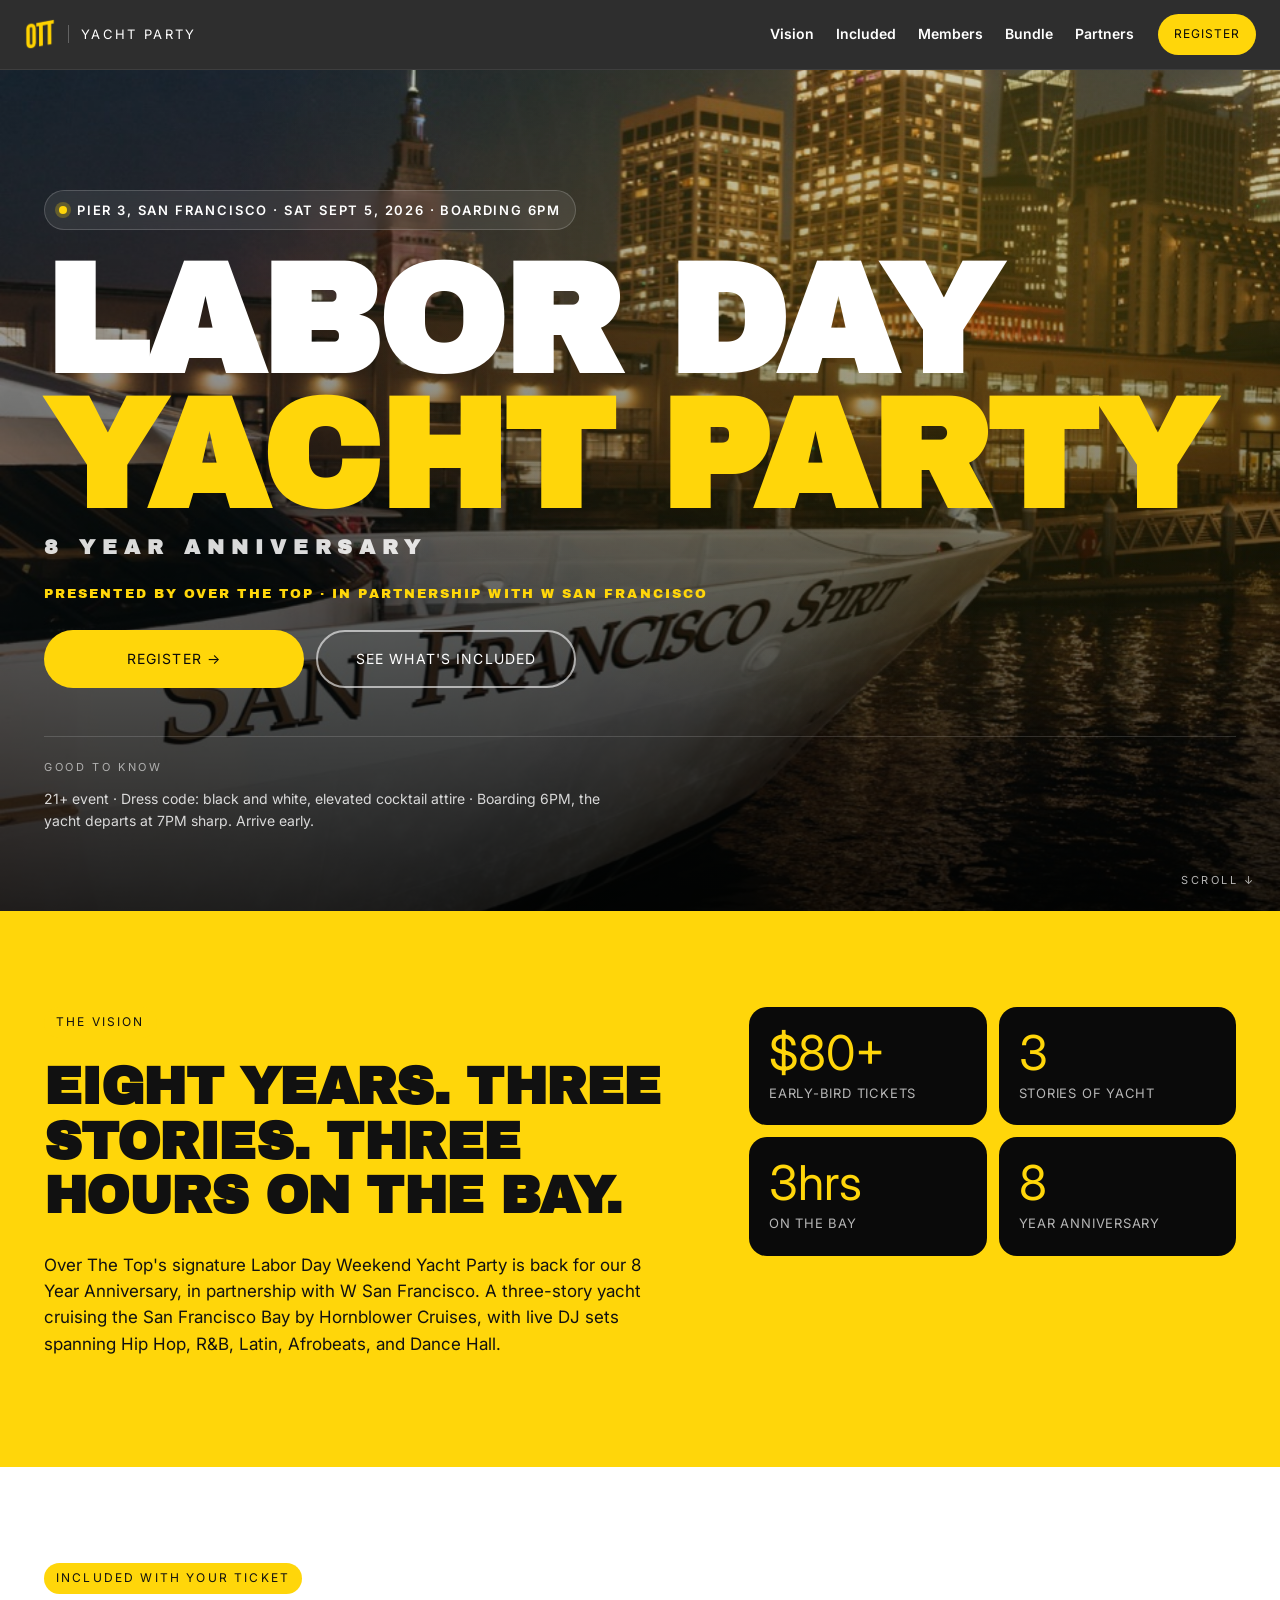
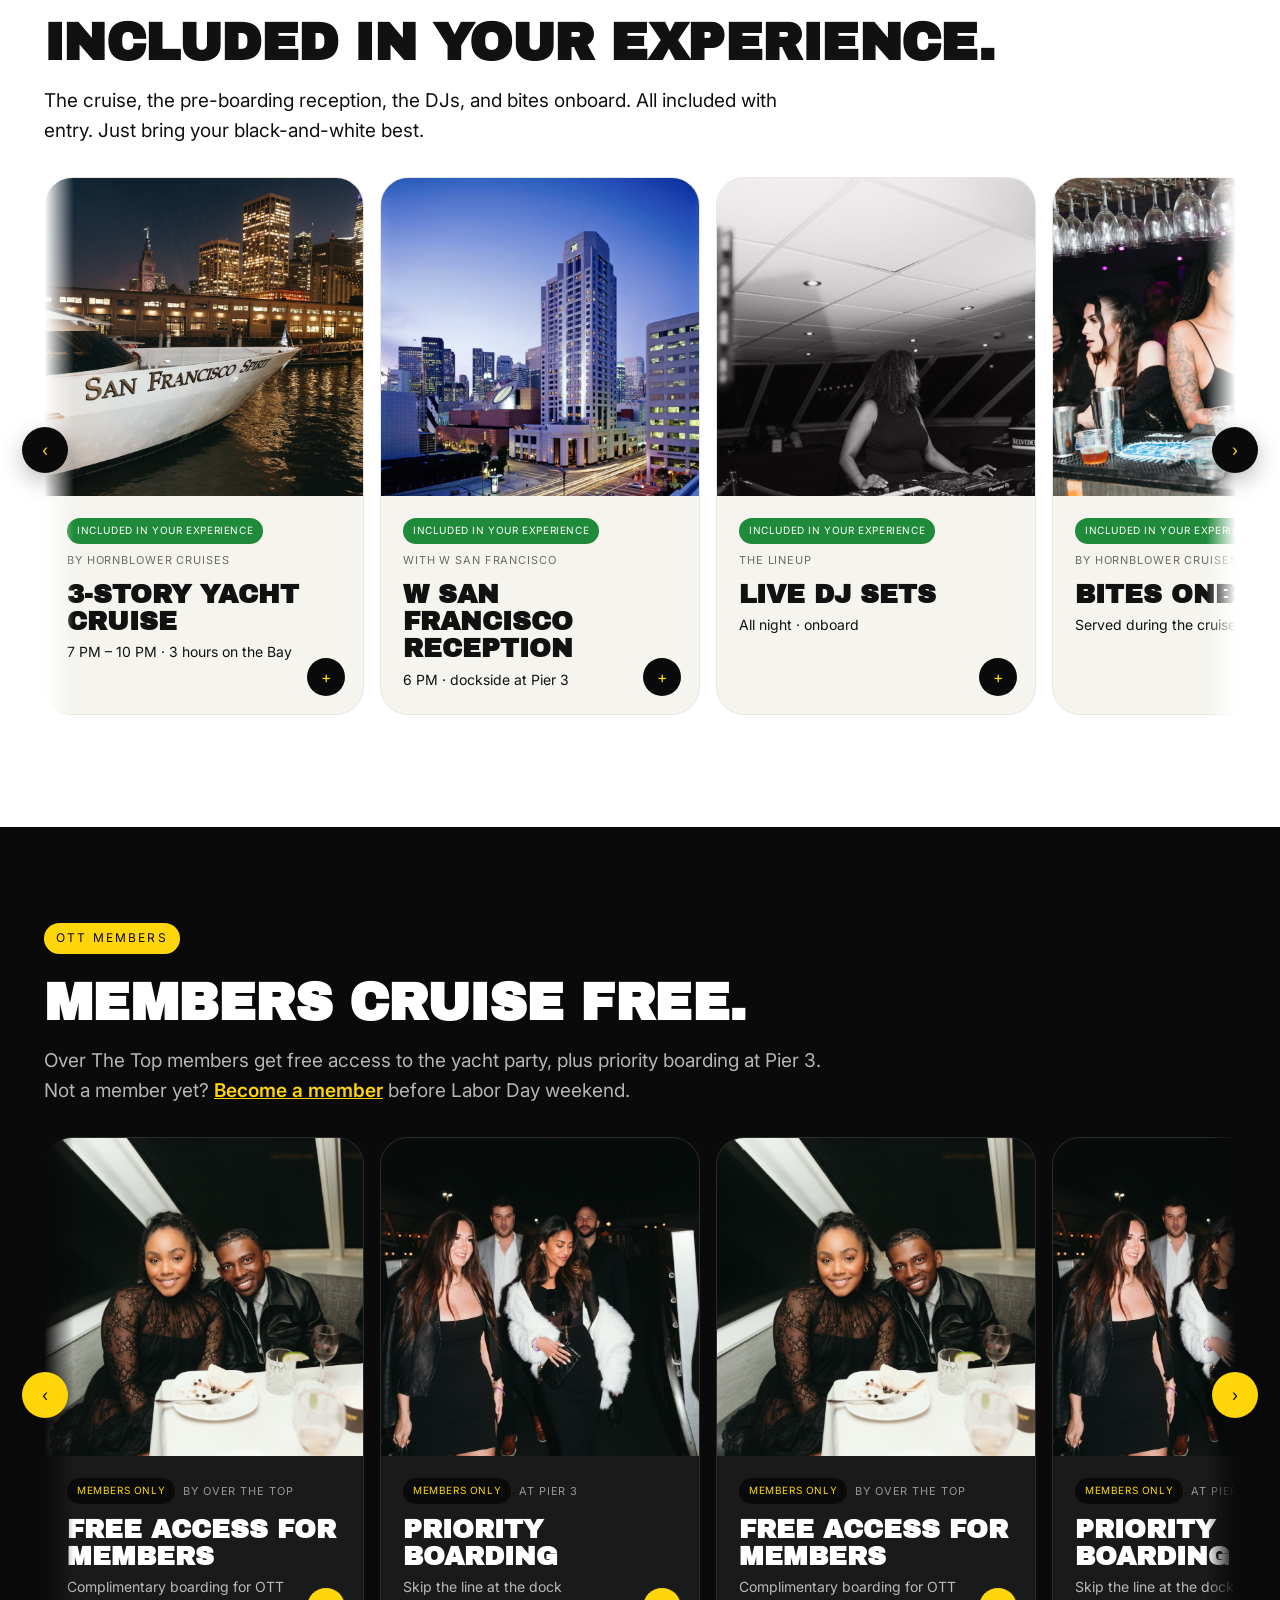
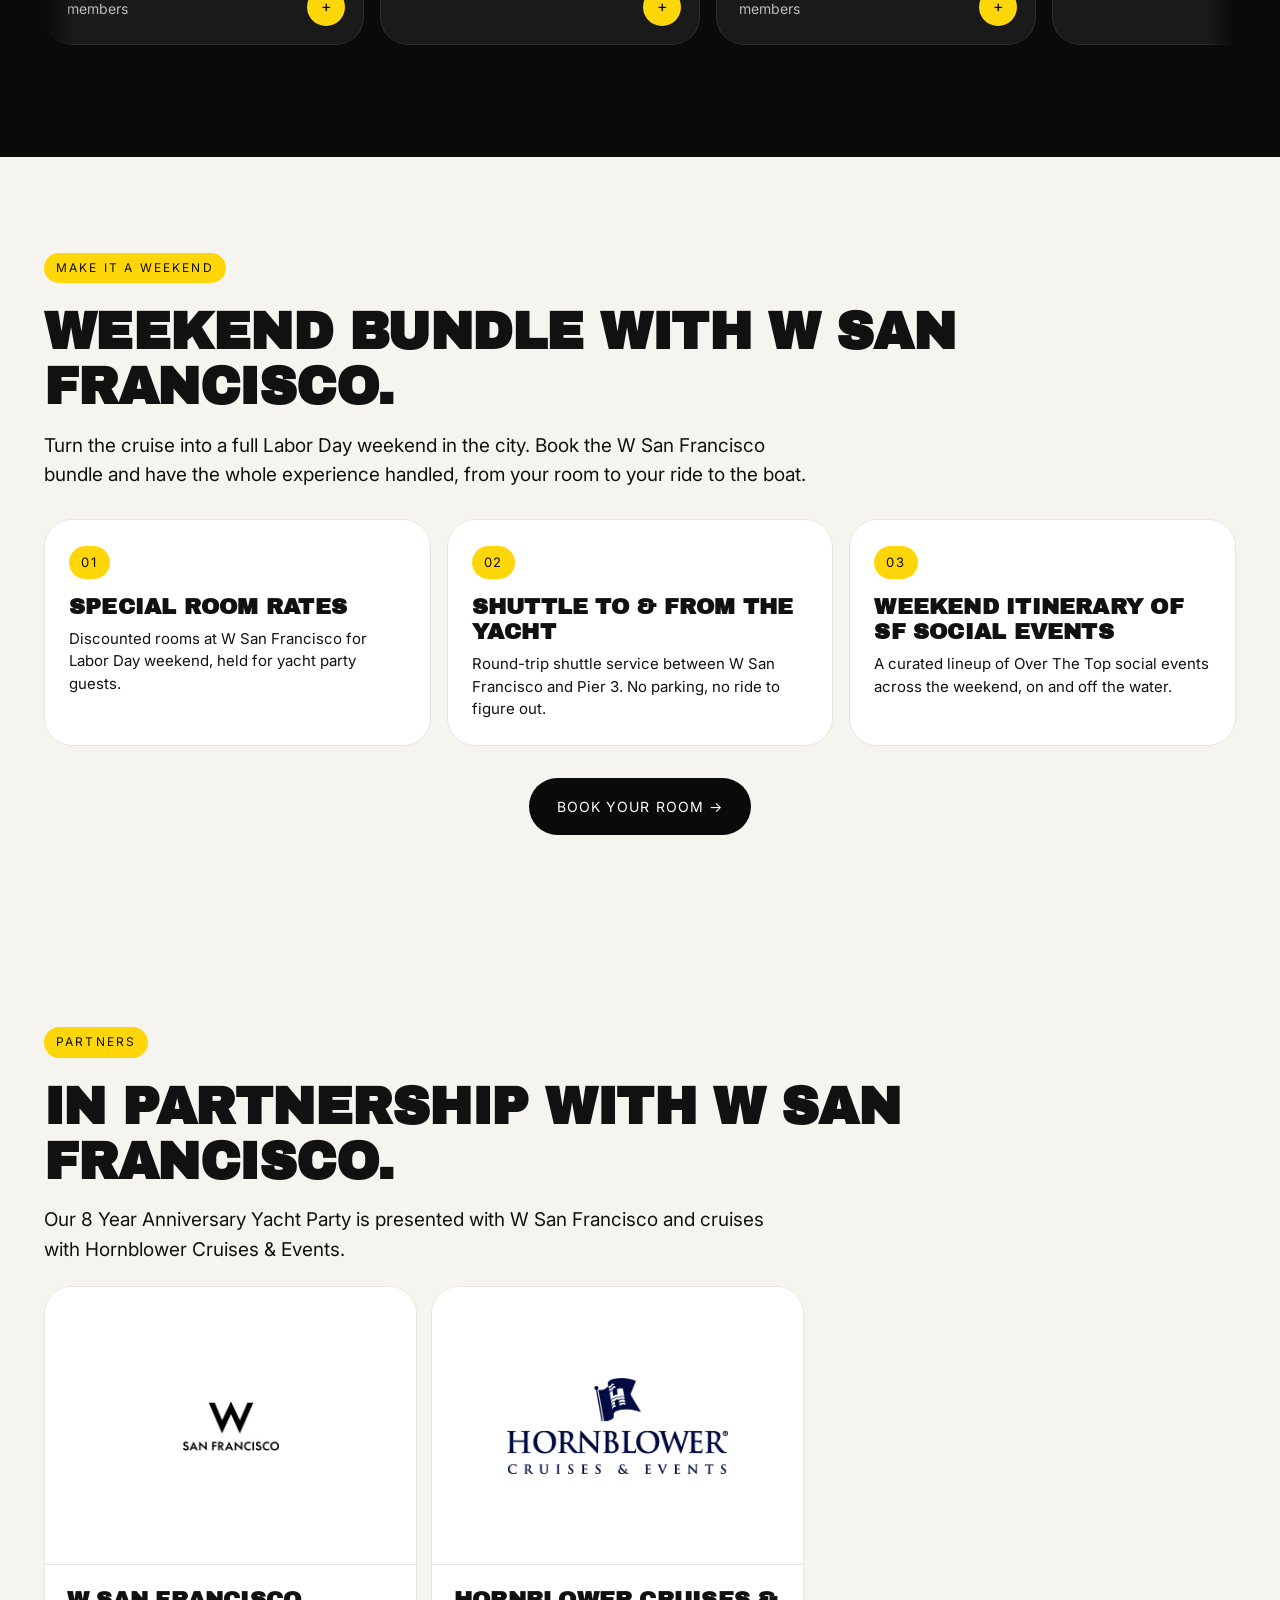
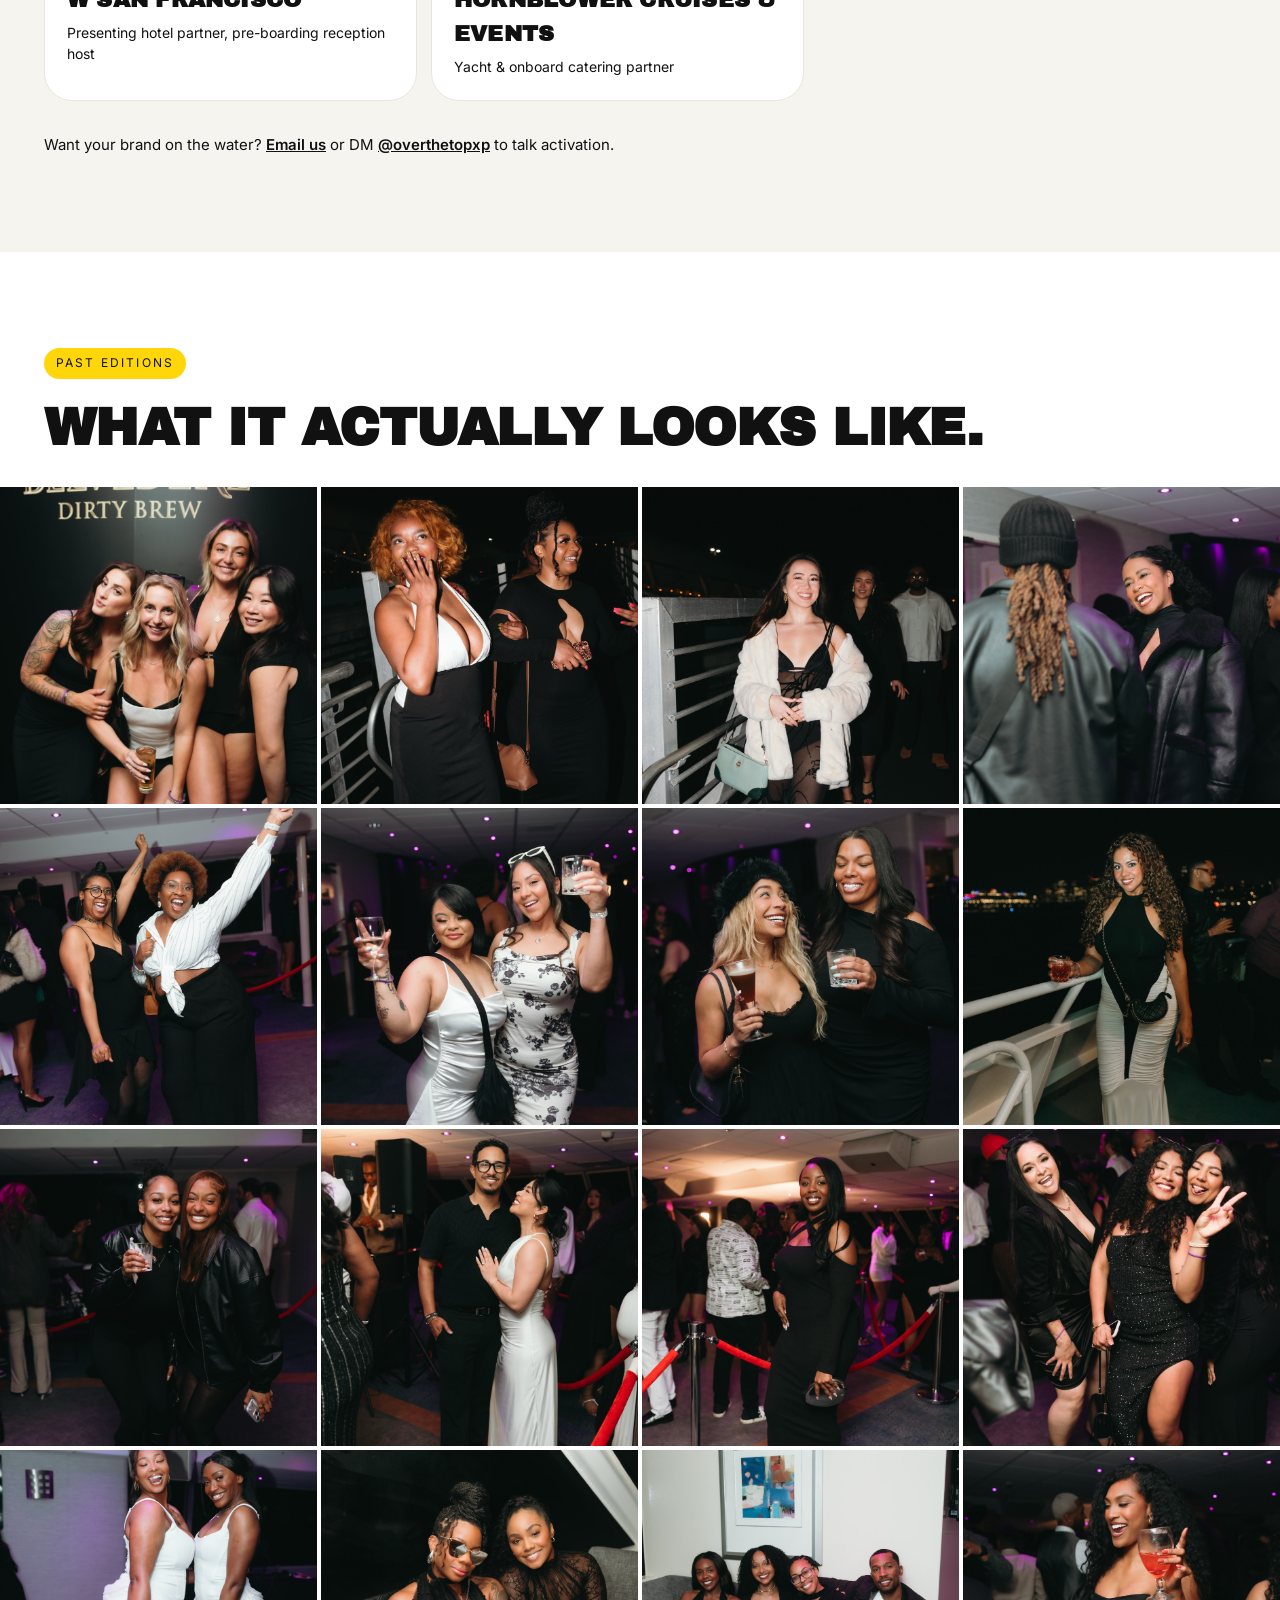
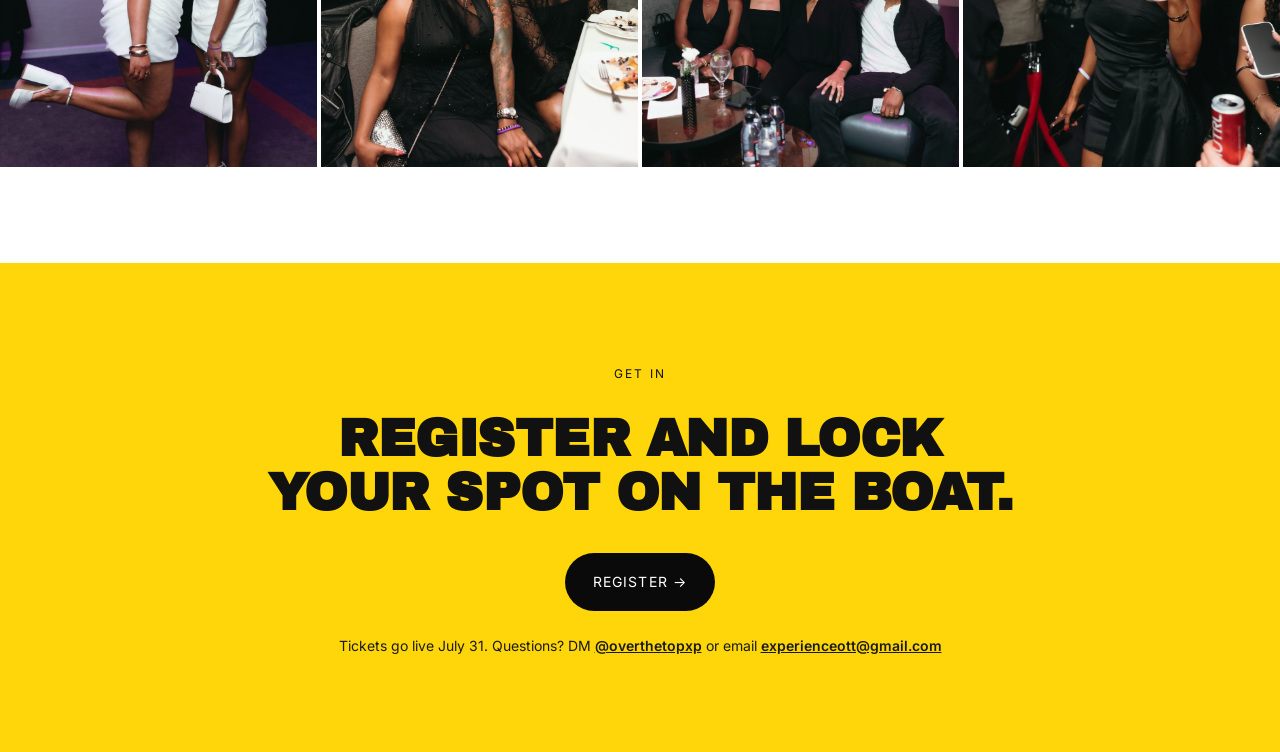
<file: index.html>
<!doctype html>
<html lang="en">
<head>
<meta charset="utf-8" />
<meta name="viewport" content="width=device-width, initial-scale=1, viewport-fit=cover" />
<meta name="theme-color" content="#FFD60A" />
<title>Labor Day Yacht Party: 8 Year Anniversary · Sat Sept 5, 2026 · Pier 3, San Francisco</title>
<meta name="description" content="Over The Top's signature Labor Day Weekend Yacht Party, celebrating our 8 Year Anniversary in partnership with W San Francisco. Saturday, September 5, 2026. Boarding 6PM at Pier 3, The Embarcadero, San Francisco. A 3-story yacht, 3 hours on the Bay by Hornblower Cruises, a pre-boarding reception, live DJ sets across Hip Hop, R&B, Latin, Afrobeats, and Dance Hall. Black and white dress code. 21+." />

<meta property="og:title" content="Labor Day Yacht Party: 8 Year Anniversary · Sat Sept 5, 2026" />
<meta property="og:description" content="Over The Top's 8 Year Anniversary Yacht Party, in partnership with W San Francisco. Saturday, September 5, 2026 at Pier 3, San Francisco. Boarding 6PM, three hours on the Bay by Hornblower Cruises. Live DJs, pre-boarding reception. Black and white attire. 21+." />
<meta property="og:type" content="website" />
<meta property="og:image" content="images/hero.jpg" />

<link rel="preconnect" href="https://fonts.googleapis.com" />
<link rel="preconnect" href="https://fonts.gstatic.com" crossorigin />
<link href="https://fonts.googleapis.com/css2?family=Archivo+Black&family=Inter:wght@400;500;600;700;800;900&display=swap" rel="stylesheet" />

<link rel="stylesheet" href="styles.css" />

<!-- Meta Pixel Code -->
<script>
!function(f,b,e,v,n,t,s)
{if(f.fbq)return;n=f.fbq=function(){n.callMethod?
n.callMethod.apply(n,arguments):n.queue.push(arguments)};
if(!f._fbq)f._fbq=n;n.push=n;n.loaded=!0;n.version='2.0';
n.queue=[];t=b.createElement(e);t.async=!0;
t.src=v;s=b.getElementsByTagName(e)[0];
s.parentNode.insertBefore(t,s)}(window, document,'script',
'https://connect.facebook.net/en_US/fbevents.js');
fbq('init', '1495548463835448');
fbq('track', 'PageView');
</script>
<noscript><img height="1" width="1" style="display:none"
src="https://www.facebook.com/tr?id=1495548463835448&ev=PageView&noscript=1"
/></noscript>
<!-- End Meta Pixel Code -->
</head>
<body>
<div class="ott-page">

<header class="ott-nav">
  <a href="#top" class="ott-nav__brand">
    <img class="ott-brand-mark" src="logos/ott.png" alt="Over The Top" />
    <span class="ott-brand-divider"></span>
    <span class="ott-brand-event">YACHT PARTY</span>
  </a>
  <nav class="ott-nav__links">
    <a href="#vision">Vision</a>
    <a href="#included">Included</a>
    <a href="#members">Members</a>
    <a href="#bundle">Bundle</a>
    <a href="#partners">Partners</a>
  </nav>
  <a class="ott-btn ott-btn--small ott-btn--yellow" data-register href="https://sweatpals.com/event/labor-day-anniversary-yacht-party" target="_blank" rel="noopener">Register</a>
</header>

<!-- HERO -->
<section class="ott-hero" id="top">
  <img class="ott-hero__bg" src="images/hero.jpg" alt="Over The Top Labor Day Yacht Party on San Francisco Bay" />
  <div class="ott-hero__overlay"></div>
  <div class="ott-hero__content">
    <div class="ott-hero__eyebrow">
      <span class="ott-dot"></span> Pier 3, San Francisco · Sat Sept 5, 2026 · Boarding 6PM
    </div>
    <h1 class="ott-hero__title">
      <span class="ott-line">LABOR DAY</span>
      <span class="ott-line ott-line--yellow">YACHT PARTY</span>
      <span class="ott-line ott-line--small">8 YEAR ANNIVERSARY</span>
    </h1>
    <p style="font-family:var(--display); font-size:13px; letter-spacing:.16em; text-transform:uppercase; color:var(--yellow); margin:0 0 26px;">Presented by Over The Top · In partnership with W San Francisco</p>
    <div class="ott-hero__ctas">
      <a class="ott-btn ott-btn--yellow ott-btn--lg" data-register href="https://sweatpals.com/event/labor-day-anniversary-yacht-party" target="_blank" rel="noopener">Register →</a>
      <a class="ott-btn ott-btn--ghost ott-btn--lg" href="#included">See what's included</a>
    </div>
    <div class="ott-hero__partners">
      <span class="ott-hero__partners-label">Good to know</span>
      <p style="font-size:14px; color:rgba(255,255,255,.82); margin:0; max-width:580px;">
        21+ event · Dress code: black and white, elevated cocktail attire · Boarding 6PM, the yacht departs at 7PM sharp. Arrive early.
      </p>
    </div>
  </div>
  <div class="ott-hero__scroll">scroll ↓</div>
</section>

<!-- VISION + STATS -->
<section class="ott-band ott-band--yellow" id="vision">
  <div class="ott-container">
    <div class="ott-vision__grid">
      <div class="ott-vision__copy">
        <span class="ott-kicker">The vision</span>
        <h2 class="ott-h2">Eight years. Three stories. Three hours on the Bay.</h2>
        <p>
          Over The Top's signature Labor Day Weekend Yacht Party is back for our 8 Year Anniversary, in
          partnership with W San Francisco. A three-story yacht cruising the San Francisco Bay by Hornblower
          Cruises, with live DJ sets spanning Hip Hop, R&amp;B, Latin, Afrobeats, and Dance Hall.
        </p>
      </div>
      <div class="ott-vision__stats">
        <div class="ott-stat"><div class="ott-stat__num">$80+</div><div class="ott-stat__label">Early-bird tickets</div></div>
        <div class="ott-stat"><div class="ott-stat__num">3</div><div class="ott-stat__label">Stories of yacht</div></div>
        <div class="ott-stat"><div class="ott-stat__num">3hrs</div><div class="ott-stat__label">On the Bay</div></div>
        <div class="ott-stat"><div class="ott-stat__num">8</div><div class="ott-stat__label">Year anniversary</div></div>
      </div>
    </div>
  </div>
</section>

<!-- WHAT'S INCLUDED WITH YOUR TICKET -->
<section class="ott-band" id="included">
  <div class="ott-container">
    <span class="ott-kicker">Included with your ticket</span>
    <h2 class="ott-h2">Included in your experience.</h2>
    <p class="ott-lede" style="margin:-12px 0 24px; max-width:780px;">
      The cruise, the pre-boarding reception, the DJs, and bites onboard. All included with entry. Just bring your black-and-white best.
    </p>

    <div class="ott-rail" data-rail>
      <button class="ott-rail__nav ott-rail__nav--prev" type="button" aria-label="Previous">‹</button>
      <div class="ott-rail__viewport">
        <div class="ott-rail__track">

          <article class="ott-card ott-card--rail" data-card>
            <img class="ott-card__img" src="images/yacht-cruise.jpg" alt="Three-story yacht on San Francisco Bay" />
            <div class="ott-card__body">
              <div class="ott-card__access-row">
                <span class="ott-card__access ott-card__access--free">Included in your experience</span>
                <span class="ott-card__attr">by Hornblower Cruises</span>
              </div>
              <h3 class="ott-card__title">3-Story Yacht Cruise</h3>
              <p class="ott-card__sub">7 PM &ndash; 10 PM · 3 hours on the Bay</p>
              <div class="ott-card__expand">
                <p>Three stories of yacht cruising the San Francisco Bay for three hours, provided by Hornblower Cruises. Skyline views, open decks, and the water at golden hour.</p>
              </div>
              <button class="ott-card__toggle" aria-label="Expand">+</button>
            </div>
          </article>

          <article class="ott-card ott-card--rail" data-card>
            <img class="ott-card__img" src="images/w-hotel.jpg" alt="W San Francisco reception" />
            <div class="ott-card__body">
              <div class="ott-card__access-row">
                <span class="ott-card__access ott-card__access--free">Included in your experience</span>
                <span class="ott-card__attr">with W San Francisco</span>
              </div>
              <h3 class="ott-card__title">W San Francisco Reception</h3>
              <p class="ott-card__sub">6 PM · dockside at Pier 3</p>
              <div class="ott-card__expand">
                <p>Arrive early for a pre-boarding reception at the dock, hosted in partnership with W San Francisco, with a DJ set before the yacht departs at 7 PM.</p>
              </div>
              <button class="ott-card__toggle" aria-label="Expand">+</button>
            </div>
          </article>

          <article class="ott-card ott-card--rail" data-card>
            <img class="ott-card__img" src="images/live-dj-sets.jpg" alt="Live DJ set onboard" />
            <div class="ott-card__body">
              <div class="ott-card__access-row">
                <span class="ott-card__access ott-card__access--free">Included in your experience</span>
                <span class="ott-card__attr">the lineup</span>
              </div>
              <h3 class="ott-card__title">Live DJ Sets</h3>
              <p class="ott-card__sub">All night · onboard</p>
              <div class="ott-card__expand">
                <p>Live DJs onboard all night across Hip Hop, R&amp;B, Latin, Afrobeats, and Dance Hall. Something for everyone on the water.</p>
              </div>
              <button class="ott-card__toggle" aria-label="Expand">+</button>
            </div>
          </article>

          <article class="ott-card ott-card--rail" data-card>
            <img class="ott-card__img" src="images/bites-onboard.jpg" alt="Bites served onboard" />
            <div class="ott-card__body">
              <div class="ott-card__access-row">
                <span class="ott-card__access ott-card__access--free">Included in your experience</span>
                <span class="ott-card__attr">by Hornblower Cruises</span>
              </div>
              <h3 class="ott-card__title">Bites Onboard</h3>
              <p class="ott-card__sub">Served during the cruise</p>
              <div class="ott-card__expand">
                <p>Bites provided onboard by Hornblower Cruises throughout the cruise. A full cash bar is also available onboard, 21+.</p>
              </div>
              <button class="ott-card__toggle" aria-label="Expand">+</button>
            </div>
          </article>

        </div>
      </div>
      <button class="ott-rail__nav ott-rail__nav--next" type="button" aria-label="Next">›</button>
    </div>
  </div>
</section>

<!-- MEMBERS -->
<section class="ott-band ott-band--dark" id="members">
  <div class="ott-container">
    <span class="ott-kicker ott-kicker--yellow">OTT Members</span>
    <h2 class="ott-h2 ott-h2--light">Members cruise free.</h2>
    <p class="ott-lede" style="color:rgba(255,255,255,.7); margin:-12px 0 24px; max-width:780px;">
      Over The Top members get free access to the yacht party, plus priority boarding at Pier 3. Not a member yet? <a href="https://www.overthetopxp.com/membership" target="_blank" rel="noopener" style="color:var(--yellow); font-weight:600; text-decoration:underline;">Become a member</a> before Labor Day weekend.
    </p>

    <div class="ott-rail" data-rail>
      <button class="ott-rail__nav ott-rail__nav--prev" type="button" aria-label="Previous">‹</button>
      <div class="ott-rail__viewport">
        <div class="ott-rail__track">

          <article class="ott-card ott-card--rail ott-card--dark" data-card>
            <img class="ott-card__img" src="images/members-access.jpg" alt="OTT members onboard" />
            <div class="ott-card__body">
              <div class="ott-card__access-row">
                <span class="ott-card__access ott-card__access--vip">Members only</span>
                <span class="ott-card__attr">by Over The Top</span>
              </div>
              <h3 class="ott-card__title">Free Access for Members</h3>
              <p class="ott-card__sub">Complimentary boarding for OTT members</p>
              <div class="ott-card__expand">
                <p>Active Over The Top members get free access to the Labor Day Yacht Party. Your membership is your ticket.</p>
              </div>
              <button class="ott-card__toggle" aria-label="Expand">+</button>
            </div>
          </article>

          <article class="ott-card ott-card--rail ott-card--dark" data-card>
            <img class="ott-card__img" src="images/priority-boarding.jpg" alt="Priority boarding at Pier 3" />
            <div class="ott-card__body">
              <div class="ott-card__access-row">
                <span class="ott-card__access ott-card__access--vip">Members only</span>
                <span class="ott-card__attr">at Pier 3</span>
              </div>
              <h3 class="ott-card__title">Priority Boarding</h3>
              <p class="ott-card__sub">Skip the line at the dock</p>
              <div class="ott-card__expand">
                <p>Members board first at Pier 3, ahead of general admission. Get onboard, grab your spot on deck, and settle in before the yacht fills up.</p>
              </div>
              <button class="ott-card__toggle" aria-label="Expand">+</button>
            </div>
          </article>

        </div>
      </div>
      <button class="ott-rail__nav ott-rail__nav--next" type="button" aria-label="Next">›</button>
    </div>
  </div>
</section>

<!-- WEEKEND BUNDLE -->
<section class="ott-band ott-band--cream" id="bundle">
  <div class="ott-container">
    <span class="ott-kicker">Make it a weekend</span>
    <h2 class="ott-h2">Weekend Bundle with W San Francisco.</h2>
    <p class="ott-lede" style="margin:-12px 0 30px; max-width:780px;">
      Turn the cruise into a full Labor Day weekend in the city. Book the W San Francisco bundle and have the whole experience handled, from your room to your ride to the boat.
    </p>

    <div class="ott-bundle-grid">
      <div class="ott-bundle-item">
        <span class="ott-bundle-item__num">01</span>
        <h3 class="ott-bundle-item__title">Special Room Rates</h3>
        <p class="ott-bundle-item__sub">Discounted rooms at W San Francisco for Labor Day weekend, held for yacht party guests.</p>
      </div>
      <div class="ott-bundle-item">
        <span class="ott-bundle-item__num">02</span>
        <h3 class="ott-bundle-item__title">Shuttle To &amp; From the Yacht</h3>
        <p class="ott-bundle-item__sub">Round-trip shuttle service between W San Francisco and Pier 3. No parking, no ride to figure out.</p>
      </div>
      <div class="ott-bundle-item">
        <span class="ott-bundle-item__num">03</span>
        <h3 class="ott-bundle-item__title">Weekend Itinerary of SF Social Events</h3>
        <p class="ott-bundle-item__sub">A curated lineup of Over The Top social events across the weekend, on and off the water.</p>
      </div>
    </div>

    <div class="ott-cta-row" style="margin-top:32px;">
      <a class="ott-btn ott-btn--black ott-btn--lg" href="https://www.marriott.com/event-reservations/reservation-link.mi?id=1785790908973&amp;key=CORP&amp;app=resvlink" target="_blank" rel="noopener">Book your room →</a>
    </div>
  </div>
</section>

<!-- RUN OF SHOW (hidden on the public page; still available at run-of-show.html) -->
<section class="ott-band ott-band--dark" id="schedule" hidden>
  <div class="ott-container">
    <span class="ott-kicker ott-kicker--yellow">Run of show</span>
    <h2 class="ott-h2 ott-h2--light">A night designed to flow.</h2>
    <p class="ott-lede" style="color:rgba(255,255,255,.7); margin:-12px 0 36px; max-width:780px;">
      Boarding at 6, departure at 7, back at the dock by 10. Times below are a draft and may shift.
    </p>

    <ol class="ott-schedule">
      <li><span class="ott-schedule__time">6:00 PM</span><span class="ott-schedule__title">Doors &amp; pre-boarding reception</span><span class="ott-schedule__sub">Dockside DJ set at Pier 3 with W San Francisco</span></li>
      <li><span class="ott-schedule__time">6:45 PM</span><span class="ott-schedule__title">Final boarding call</span><span class="ott-schedule__sub">Members board first · all guests aboard</span></li>
      <li><span class="ott-schedule__time">7:00 PM</span><span class="ott-schedule__title">Yacht departs</span><span class="ott-schedule__sub">Three hours on the Bay begin</span></li>
      <li><span class="ott-schedule__time">7:30 PM</span><span class="ott-schedule__title">DJ sets &amp; bites onboard</span><span class="ott-schedule__sub">Hip Hop, R&amp;B, Latin, Afrobeats, Dance Hall</span></li>
      <li><span class="ott-schedule__time">8:30 PM</span><span class="ott-schedule__title">Sunset on the water</span><span class="ott-schedule__sub">Peak set, skyline, open decks</span></li>
      <li><span class="ott-schedule__time">9:45 PM</span><span class="ott-schedule__title">Final set</span><span class="ott-schedule__sub">Last call at the onboard bar</span></li>
      <li><span class="ott-schedule__time">10:00 PM</span><span class="ott-schedule__title">Return to dock</span><span class="ott-schedule__sub">Thanks for 8 years with Over The Top</span></li>
    </ol>
  </div>
</section>

<!-- VENUE / GETTING THERE -->
<section class="ott-band ott-band--cream" id="venue" hidden>
  <div class="ott-container">
    <span class="ott-kicker">Getting there</span>
    <h2 class="ott-h2">Pier 3, The Embarcadero.</h2>
    <p class="ott-lede" style="margin:-12px 0 28px; max-width:780px;">
      Boarding is at Pier 3 on The Embarcadero in San Francisco. Pier 3 is easy to reach by Ferry, Muni, and BART (Embarcadero station). We strongly suggest arriving very early, ferry or ride share is recommended. Public parking is available at Pier 3 for $20 if you drive.
    </p>
    <div class="ott-venue-cta">
      <a class="ott-btn ott-btn--black ott-btn--lg" href="https://www.google.com/maps/search/?api=1&query=Pier+3+The+Embarcadero+San+Francisco+CA" target="_blank" rel="noopener">Get directions</a>
    </div>
    <p style="text-align:center; margin:22px 0 0; font-size:14px; color:var(--gray-500); letter-spacing:.04em;">
      21+ event &nbsp;·&nbsp; Boarding 6PM, departs 7PM sharp &nbsp;·&nbsp; Non-refundable after Aug 15, 2026
    </p>
  </div>
</section>

<!-- PARTNERS -->
<section class="ott-band ott-band--cream" id="partners">
  <div class="ott-container">
    <span class="ott-kicker">Partners</span>
    <h2 class="ott-h2">In partnership with W San Francisco.</h2>

    <p class="ott-lede" style="margin:-12px 0 22px; max-width:760px;">
      Our 8 Year Anniversary Yacht Party is presented with W San Francisco and cruises with Hornblower Cruises &amp; Events.
    </p>
    <div class="ott-vendor-grid" style="grid-template-columns:repeat(2,1fr); max-width:760px;">
      <article class="ott-vendor">
        <div class="ott-vendor__logo"><img src="logos/w-san-francisco.png" alt="W San Francisco" /></div>
        <div class="ott-vendor__body">
          <h4 class="ott-vendor__name">W San Francisco</h4>
          <p class="ott-vendor__role">Presenting hotel partner, pre-boarding reception host</p>
        </div>
      </article>
      <article class="ott-vendor">
        <div class="ott-vendor__logo"><img src="logos/hornblower.png" alt="Hornblower Cruises &amp; Events" /></div>
        <div class="ott-vendor__body">
          <h4 class="ott-vendor__name">Hornblower Cruises &amp; Events</h4>
          <p class="ott-vendor__role">Yacht &amp; onboard catering partner</p>
        </div>
      </article>
    </div>

    <p class="ott-partners-cta">
      Want your brand on the water? <a href="mailto:experienceott@gmail.com?subject=Labor%20Day%20Yacht%20Party%20Partnership">Email us</a>
      or DM <a href="https://instagram.com/overthetopxp" target="_blank" rel="noopener">@overthetopxp</a> to talk activation.
    </p>
  </div>
</section>

<!-- GALLERY -->
<section class="ott-band" id="gallery">
  <div class="ott-container">
    <span class="ott-kicker">Past editions</span>
    <h2 class="ott-h2">What it actually looks like.</h2>
  </div>
  <div class="ott-gallery">
    <img src="images/gallery-1.jpg" alt="" loading="lazy" />
    <img src="images/gallery-2.jpg" alt="" loading="lazy" />
    <img src="images/gallery-3.jpg" alt="" loading="lazy" />
    <img src="images/gallery-4.jpg" alt="" loading="lazy" />
    <img src="images/gallery-5.jpg" alt="" loading="lazy" />
    <img src="images/gallery-6.jpg" alt="" loading="lazy" />
    <img src="images/gallery-7.jpg" alt="" loading="lazy" />
    <img src="images/gallery-8.jpg" alt="" loading="lazy" />
    <img src="images/gallery-9.jpg" alt="" loading="lazy" />
    <img src="images/gallery-10.jpg" alt="" loading="lazy" />
    <img src="images/gallery-11.jpg" alt="" loading="lazy" />
    <img src="images/gallery-12.jpg" alt="" loading="lazy" />
    <img src="images/gallery-13.jpg" alt="" loading="lazy" />
    <img src="images/gallery-14.jpg" alt="" loading="lazy" />
    <img src="images/gallery-15.jpg" alt="" loading="lazy" />
    <img src="images/gallery-16.jpg" alt="" loading="lazy" />
  </div>
</section>

<!-- REGISTER / CTA -->
<section class="ott-band ott-band--yellow" id="register">
  <div class="ott-container ott-container--narrow ott-text-center">
    <span class="ott-kicker">Get in</span>
    <h2 class="ott-h2" style="margin-bottom:32px;">Register and lock your spot on the boat.</h2>
    <div class="ott-cta-row">
      <a class="ott-btn ott-btn--black ott-btn--lg" data-register href="https://sweatpals.com/event/labor-day-anniversary-yacht-party" target="_blank" rel="noopener">Register →</a>
    </div>
    <p style="margin:24px 0 0; font-size:14px; color:var(--ink-2);">
      Tickets go live July 31. Questions? DM <a href="https://instagram.com/overthetopxp" target="_blank" rel="noopener" style="font-weight:600; text-decoration:underline;">@overthetopxp</a>
      or email <a href="mailto:experienceott@gmail.com" style="font-weight:600; text-decoration:underline;">experienceott@gmail.com</a>
    </p>
  </div>
</section>

</div>
<script src="script.js"></script>
</body>
</html>
</file>
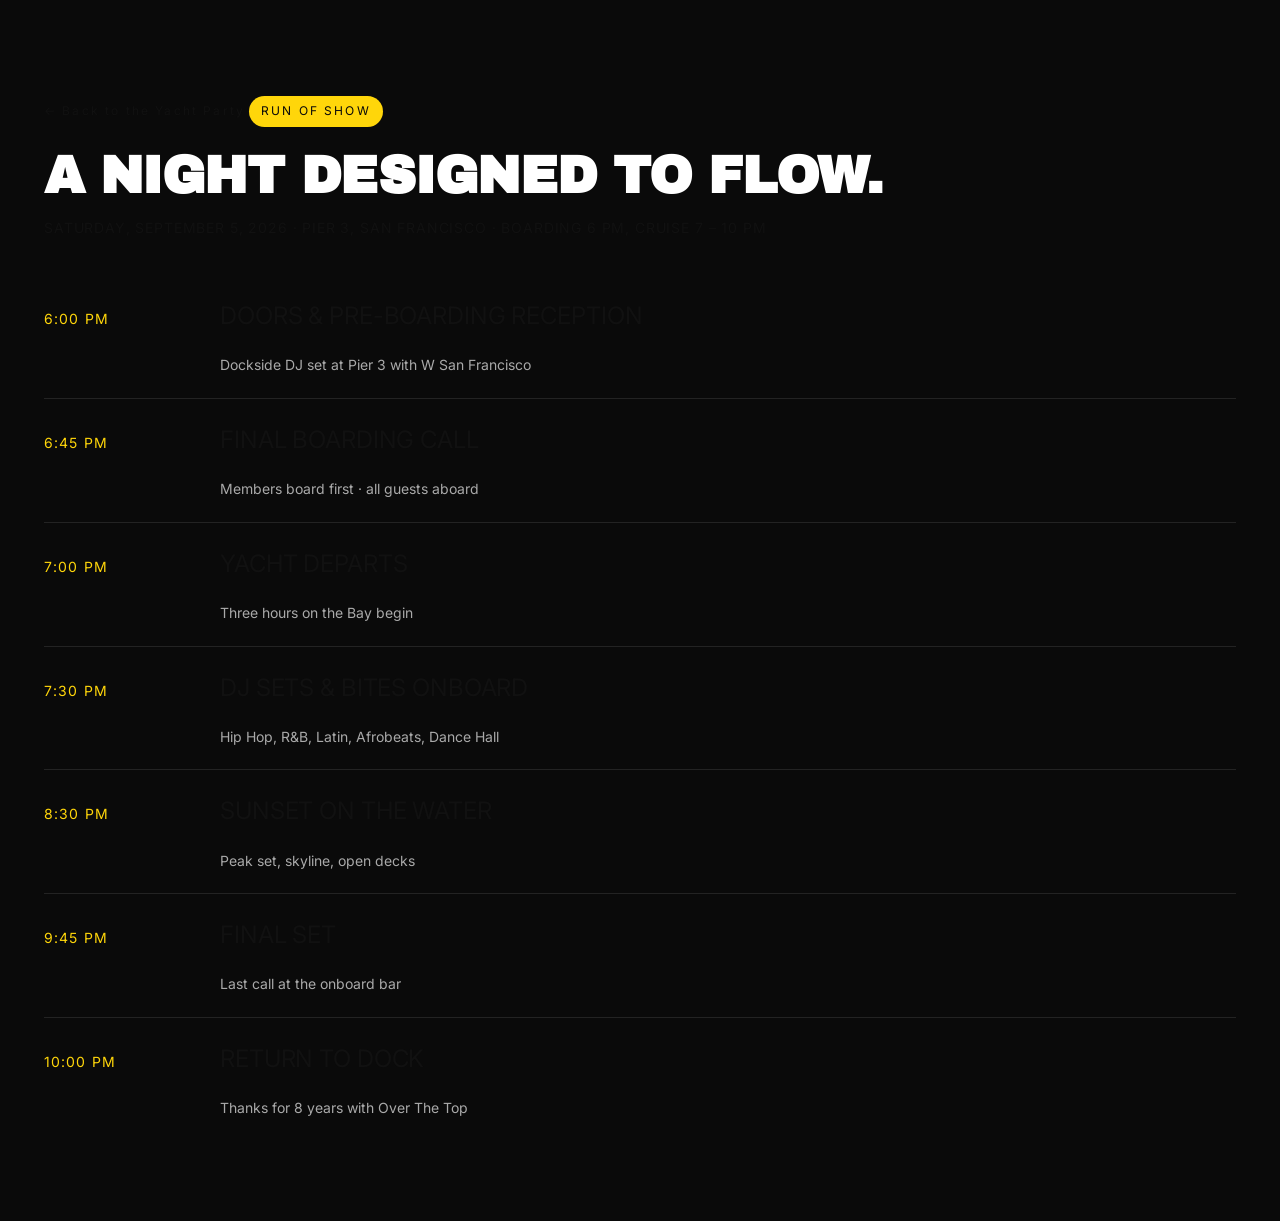
<file: run-of-show.html>
<!doctype html>
<html lang="en">
<head>
<meta charset="utf-8" />
<meta name="viewport" content="width=device-width, initial-scale=1, viewport-fit=cover" />
<meta name="theme-color" content="#0A0A0A" />
<title>Labor Day Yacht Party · Run of Show</title>
<meta name="description" content="Labor Day Yacht Party: 8 Year Anniversary run of show. Saturday, September 5, 2026, Pier 3, San Francisco." />
<meta name="robots" content="noindex" />
<link rel="preconnect" href="https://fonts.googleapis.com" />
<link rel="preconnect" href="https://fonts.gstatic.com" crossorigin />
<link href="https://fonts.googleapis.com/css2?family=Archivo+Black&family=Inter:wght@400;500;600;700;800;900&display=swap" rel="stylesheet" />
<link rel="stylesheet" href="styles.css" />
<style>
  .ott-page { background: var(--black); }
  .ott-ros-page { padding: 96px 0 80px; }
  .ott-ros-back {
    display: inline-flex; align-items: center; gap: 8px;
    font-family: var(--display); font-size: 12px; letter-spacing: 0.18em;
    text-transform: uppercase; color: var(--yellow); text-decoration: none;
    margin-bottom: 28px;
  }
  .ott-ros-back:hover { opacity: 0.8; }
  .ott-ros-page .ott-h2 { color: var(--white); margin-bottom: 14px; }
  .ott-ros-meta {
    color: rgba(255,255,255,.65); font-size: 14px; margin: 0 0 36px;
    letter-spacing: 0.06em; text-transform: uppercase;
  }
</style>
</head>
<body>
<div class="ott-page">

<section class="ott-ros-page">
  <div class="ott-container">
    <a href="index.html" class="ott-ros-back">← Back to the Yacht Party</a>
    <span class="ott-kicker ott-kicker--yellow">Run of show</span>
    <h2 class="ott-h2 ott-h2--light">A night designed to flow.</h2>
    <p class="ott-ros-meta">Saturday, September 5, 2026 · Pier 3, San Francisco · Boarding 6 PM, cruise 7 &ndash; 10 PM</p>

    <ol class="ott-schedule">
      <li><span class="ott-schedule__time">6:00 PM</span><span class="ott-schedule__title">Doors &amp; pre-boarding reception</span><span class="ott-schedule__sub">Dockside DJ set at Pier 3 with W San Francisco</span></li>
      <li><span class="ott-schedule__time">6:45 PM</span><span class="ott-schedule__title">Final boarding call</span><span class="ott-schedule__sub">Members board first · all guests aboard</span></li>
      <li><span class="ott-schedule__time">7:00 PM</span><span class="ott-schedule__title">Yacht departs</span><span class="ott-schedule__sub">Three hours on the Bay begin</span></li>
      <li><span class="ott-schedule__time">7:30 PM</span><span class="ott-schedule__title">DJ sets &amp; bites onboard</span><span class="ott-schedule__sub">Hip Hop, R&amp;B, Latin, Afrobeats, Dance Hall</span></li>
      <li><span class="ott-schedule__time">8:30 PM</span><span class="ott-schedule__title">Sunset on the water</span><span class="ott-schedule__sub">Peak set, skyline, open decks</span></li>
      <li><span class="ott-schedule__time">9:45 PM</span><span class="ott-schedule__title">Final set</span><span class="ott-schedule__sub">Last call at the onboard bar</span></li>
      <li><span class="ott-schedule__time">10:00 PM</span><span class="ott-schedule__title">Return to dock</span><span class="ott-schedule__sub">Thanks for 8 years with Over The Top</span></li>
    </ol>
  </div>
</section>

</div>
</body>
</html>
</file>
<file: styles.css>
/* ============ TOKENS ============ */
.ott-page {
  --yellow: #FFD60A;
  --yellow-deep: #F5C400;
  --black: #0A0A0A;
  --ink: #111111;
  --ink-2: #1a1a1a;
  --gray-100: #F5F4EE;
  --gray-200: #E8E6DD;
  --gray-500: #6B6B66;
  --white: #FFFFFF;

  --radius: 18px;
  --radius-lg: 28px;

  --container: 1240px;
  --container-narrow: 820px;

  --shadow-sm: 0 4px 14px rgba(0,0,0,.08);
  --shadow-md: 0 14px 40px rgba(0,0,0,.18);

  --display: "Archivo Black", "Inter", system-ui, -apple-system, "Segoe UI", sans-serif;
  --body: "Inter", system-ui, -apple-system, "Segoe UI", sans-serif;
}

.ott-page, .ott-page *, .ott-page *::before, .ott-page *::after { box-sizing: border-box; }
html, body { margin: 0; padding: 0; }
html { scroll-behavior: smooth; -webkit-text-size-adjust: 100%; }

.ott-page {
  font-family: var(--body);
  color: var(--ink);
  background: var(--white);
  line-height: 1.55;
  -webkit-font-smoothing: antialiased;
  text-rendering: optimizeLegibility;
}

.ott-page img { display: block; max-width: 100%; }
.ott-page a { color: inherit; }
.ott-page button { font: inherit; }

/* ============ LAYOUT HELPERS ============ */
.ott-container {
  max-width: var(--container);
  margin: 0 auto;
  padding: 0 24px;
}
.ott-container--narrow { max-width: var(--container-narrow); }
.ott-text-center { text-align: center; }

.ott-kicker {
  display: inline-block;
  font-family: var(--display);
  font-size: 12px;
  letter-spacing: 0.18em;
  text-transform: uppercase;
  color: var(--ink);
  background: var(--yellow);
  padding: 6px 12px;
  border-radius: 999px;
  margin-bottom: 22px;
}
.ott-kicker--yellow { background: var(--yellow); color: var(--black); }

.ott-h2 {
  font-family: var(--display);
  font-weight: 900;
  font-size: clamp(28px, 4.5vw, 52px);
  line-height: 1.05;
  letter-spacing: -0.01em;
  margin: 0 0 28px;
  text-transform: uppercase;
}
.ott-h2--light { color: var(--white); }

.ott-lede {
  font-size: clamp(16px, 1.6vw, 19px);
  color: var(--ink-2);
  max-width: 640px;
  margin: 0 auto 32px;
}

/* ============ NAV ============ */
.ott-nav {
  position: sticky;
  top: 0;
  z-index: 50;
  display: flex;
  align-items: center;
  gap: 24px;
  padding: 14px 24px;
  background: rgba(10,10,10,.85);
  backdrop-filter: blur(14px);
  -webkit-backdrop-filter: blur(14px);
  color: var(--white);
  border-bottom: 1px solid rgba(255,255,255,.08);
}
.ott-nav__brand {
  display: flex;
  align-items: center;
  gap: 12px;
  text-decoration: none;
  font-family: var(--display);
  letter-spacing: 0.04em;
}
.ott-brand-mark {
  display: block;
  height: 32px;
  width: auto;
}
.ott-brand-mark--lg { height: 60px; }
.ott-brand-divider {
  width: 1px; height: 18px;
  background: rgba(255,255,255,.25);
}
.ott-brand-event {
  font-size: 13px;
  letter-spacing: 0.18em;
  text-transform: uppercase;
}
.ott-nav__links {
  display: none;
  gap: 22px;
  margin-left: auto;
}
.ott-nav__links a {
  font-size: 14px;
  font-weight: 600;
  color: rgba(255,255,255,.8);
  text-decoration: none;
}
.ott-nav__links a:hover { color: var(--yellow); }
.ott-nav .ott-btn { margin-left: auto; }
@media (min-width: 880px) {
  .ott-nav__links { display: flex; }
  .ott-nav .ott-btn { margin-left: 0; }
}
/* Mobile: drop sticky + z-index so the parent Webflow hamburger dropdown
   can render over our nav without a stacking-context fight. */
@media (max-width: 879px) {
  .ott-nav { position: static; z-index: auto; }
}

/* ============ BUTTONS ============ */
.ott-btn {
  display: inline-flex;
  align-items: center;
  justify-content: center;
  gap: 6px;
  font-family: var(--display);
  font-size: 13px;
  letter-spacing: 0.08em;
  text-transform: uppercase;
  text-decoration: none;
  padding: 12px 18px;
  border-radius: 999px;
  border: 2px solid transparent;
  cursor: pointer;
  transition: transform .15s ease, background .15s ease, color .15s ease, border-color .15s ease;
  white-space: nowrap;
}
.ott-btn:hover { transform: translateY(-1px); }
.ott-btn--small { padding: 9px 14px; font-size: 12px; }
.ott-btn--lg { padding: 16px 26px; font-size: 14px; }
.ott-btn--yellow { background: var(--yellow); color: var(--black); }
.ott-btn--yellow:hover { background: var(--yellow-deep); }
.ott-btn--black { background: var(--black); color: var(--white); }
.ott-btn--black:hover { background: var(--ink-2); }
.ott-btn--ghost { background: transparent; color: var(--white); border-color: rgba(255,255,255,.6); }
.ott-btn--ghost:hover { background: rgba(255,255,255,.1); }
.ott-btn--ghost-dark { background: transparent; color: var(--black); border-color: var(--black); }
.ott-btn--ghost-dark:hover { background: rgba(0,0,0,.06); }

/* ============ HERO ============ */
.ott-hero {
  position: relative;
  min-height: 90vh;
  display: flex;
  align-items: flex-end;
  overflow: hidden;
  color: var(--white);
}
.ott-hero__bg {
  position: absolute;
  inset: 0;
  width: 100%;
  height: 100%;
  object-fit: cover;
  z-index: 0;
}
.ott-hero__overlay {
  position: absolute;
  inset: 0;
  z-index: 1;
  background:
    radial-gradient(ellipse at 80% 20%, rgba(255,214,10,.18), transparent 55%),
    linear-gradient(180deg, rgba(0,0,0,.2) 0%, rgba(0,0,0,.55) 55%, rgba(0,0,0,.85) 100%);
}
.ott-hero__content {
  position: relative;
  z-index: 2;
  width: 100%;
  max-width: var(--container);
  margin: 0 auto;
  padding: 120px 24px 80px;
}
.ott-hero__eyebrow {
  display: inline-flex;
  align-items: center;
  gap: 10px;
  font-family: var(--body);
  font-weight: 600;
  font-size: 13px;
  letter-spacing: 0.14em;
  text-transform: uppercase;
  background: rgba(255,255,255,.08);
  border: 1px solid rgba(255,255,255,.18);
  padding: 9px 14px;
  border-radius: 999px;
  backdrop-filter: blur(8px);
  margin-bottom: 24px;
}
.ott-hero__eyebrow .ott-dot {
  width: 8px; height: 8px; border-radius: 50%; background: var(--yellow);
  box-shadow: 0 0 0 4px rgba(255,214,10,.25);
}
.ott-hero__title {
  font-family: var(--display);
  font-weight: 900;
  text-transform: uppercase;
  font-size: clamp(56px, 12vw, 180px);
  line-height: 0.88;
  letter-spacing: -0.02em;
  margin: 0 0 28px;
}
.ott-hero__title .ott-line { display: block; }
.ott-hero__title .ott-line--yellow { color: var(--yellow); }
.ott-hero__title .ott-line--small {
  font-size: clamp(16px, 1.6vw, 22px);
  letter-spacing: 0.34em;
  font-weight: 900;
  margin-top: 14px;
  color: rgba(255,255,255,.85);
}
.ott-hero__sub {
  max-width: 620px;
  font-size: clamp(15px, 1.5vw, 18px);
  color: rgba(255,255,255,.85);
  margin: 0 0 32px;
}
.ott-hero__ctas {
  display: flex;
  flex-wrap: wrap;
  gap: 12px;
  margin-bottom: 48px;
}
.ott-hero__ctas .ott-btn--lg,
.ott-hero__ctas .ott-rsvp-trigger { min-width: 260px; }
.ott-hero__ctas .ott-rsvp-trigger .ott-btn--lg { width: 100%; min-width: 0; }
.ott-hero__partners {
  border-top: 1px solid rgba(255,255,255,.15);
  padding-top: 22px;
}
.ott-hero__partners-label {
  font-family: var(--display);
  font-size: 11px;
  letter-spacing: 0.24em;
  text-transform: uppercase;
  color: rgba(255,255,255,.6);
  display: block;
  margin-bottom: 12px;
}
.ott-hero__partners-label--social { margin-top: 28px; }
.ott-logo-marquee {
  width: 100%;
  max-width: 980px;
  overflow: hidden;
  -webkit-mask-image: linear-gradient(to right, transparent, #000 6%, #000 94%, transparent);
  mask-image: linear-gradient(to right, transparent, #000 6%, #000 94%, transparent);
}
.ott-logo-row {
  display: flex;
  align-items: center;
  width: max-content;
  animation: ott-logo-scroll 36s linear infinite;
}
.ott-logo-row:hover { animation-play-state: paused; }
.ott-logo-row--alt { animation-duration: 30s; }
@keyframes ott-logo-scroll {
  from { transform: translateX(0); }
  to { transform: translateX(-33.333%); }
}
.ott-logo-row img {
  height: 38px;
  width: auto;
  max-width: 130px;
  margin-right: 48px;
  flex: 0 0 auto;
  object-fit: contain;
  object-position: center;
  filter: brightness(0) invert(1);
  opacity: 0.9;
}
@media (max-width: 480px) {
  .ott-logo-row img { height: 32px; max-width: 110px; margin-right: 32px; }
}
@media (prefers-reduced-motion: reduce) {
  .ott-logo-row,
  .ott-partner-track { animation: none; }
}
.ott-hero__scroll {
  position: absolute;
  z-index: 2;
  bottom: 22px;
  right: 24px;
  font-family: var(--display);
  font-size: 11px;
  letter-spacing: 0.24em;
  color: rgba(255,255,255,.7);
  text-transform: uppercase;
}

/* ============ BANDS ============ */
.ott-band {
  padding: 96px 0;
  background: var(--white);
}
.ott-band--yellow { background: var(--yellow); }
.ott-band--cream { background: var(--gray-100); }
.ott-band--dark { background: var(--black); color: var(--white); }
.ott-band--dark .ott-h2 { color: var(--white); }

@media (max-width: 720px) {
  .ott-band { padding: 72px 0; }
}

/* ============ VISION ============ */
.ott-vision__grid {
  display: grid;
  gap: 48px;
}
.ott-vision__copy p { font-size: clamp(15px, 1.4vw, 17px); margin: 0 0 14px; color: var(--ink-2); }
.ott-vision__copy strong { background: rgba(0,0,0,.08); padding: 1px 6px; border-radius: 4px; }
.ott-vision__stats {
  display: grid;
  grid-template-columns: repeat(2, 1fr);
  gap: 12px;
}
.ott-stat {
  background: var(--black);
  color: var(--white);
  padding: 22px 20px;
  border-radius: var(--radius);
}
.ott-stat__num {
  font-family: var(--display);
  font-size: clamp(32px, 4vw, 48px);
  line-height: 1;
  color: var(--yellow);
  margin-bottom: 6px;
}
.ott-stat__label {
  font-size: 13px;
  letter-spacing: 0.06em;
  text-transform: uppercase;
  color: rgba(255,255,255,.7);
}
@media (min-width: 900px) {
  .ott-vision__grid { grid-template-columns: 1.3fr 1fr; align-items: start; gap: 72px; }
  .ott-vision__stats { grid-template-columns: repeat(2, 1fr); }
}

/* ============ SCHEDULE ============ */
.ott-ros-phase-label {
  display: inline-block;
  font-family: var(--display);
  font-size: 11px;
  letter-spacing: 0.18em;
  text-transform: uppercase;
  color: var(--black);
  background: var(--yellow);
  padding: 7px 14px;
  border-radius: 999px;
  margin: 28px 0 6px;
}
.ott-ros-phase-label:first-of-type { margin-top: 8px; }

/* ============ OPERATIONAL ASKS ============ */
.ott-ops-simple {
  list-style: none;
  margin: 0;
  padding: 0;
  max-width: 820px;
}
.ott-ops-simple li {
  display: flex;
  align-items: flex-start;
  gap: 18px;
  padding: 22px 0;
  border-top: 1px solid var(--gray-200);
}
.ott-ops-simple li:first-child { border-top: none; padding-top: 4px; }
.ott-ops-simple h4 {
  font-family: var(--display);
  font-size: clamp(18px, 2vw, 22px);
  text-transform: uppercase;
  letter-spacing: -0.005em;
  margin: 0 0 6px;
  color: var(--ink);
}
.ott-ops-simple p {
  margin: 0;
  font-size: 15px;
  line-height: 1.5;
  color: var(--gray-500);
}
.ott-ops-status {
  display: inline-block;
  flex-shrink: 0;
  width: 12px;
  height: 12px;
  border-radius: 50%;
  margin-top: 10px;
  background: var(--gray-500);
  box-shadow: 0 0 0 3px rgba(0,0,0,.04);
}
.ott-ops-status.ott-is-confirmed { background: #34C759; }
.ott-ops-status.ott-is-pending { background: var(--yellow); }
.ott-ops-status.ott-is-open { background: #FF453A; }

/* ============ VENUE / SITE MAP ============ */
.ott-venue-map {
  margin: 0;
  border-radius: var(--radius-lg);
  overflow: hidden;
  background: var(--white);
  border: 1px solid var(--gray-200);
  box-shadow: var(--shadow-md);
}
.ott-venue-map img {
  width: 100%;
  height: auto;
  display: block;
}
.ott-venue-map figcaption {
  font-family: var(--body);
  font-size: 13px;
  color: var(--gray-500);
  text-align: center;
  padding: 14px 16px;
  background: var(--white);
  letter-spacing: 0.04em;
}
.ott-venue-cta {
  text-align: center;
  margin-top: 28px;
}

.ott-schedule {
  list-style: none;
  margin: 0;
  padding: 0;
  display: grid;
  gap: 0;
}
.ott-schedule li {
  display: grid;
  grid-template-columns: 110px 1fr;
  align-items: baseline;
  padding: 22px 0;
  border-bottom: 1px solid rgba(255,255,255,.1);
  gap: 16px;
}
.ott-schedule li:last-child { border-bottom: none; }
.ott-schedule__time {
  font-family: var(--display);
  font-size: 14px;
  letter-spacing: 0.08em;
  color: var(--yellow);
  text-transform: uppercase;
}
.ott-schedule__title {
  font-family: var(--display);
  font-size: clamp(18px, 2vw, 24px);
  text-transform: uppercase;
  letter-spacing: -0.005em;
  display: block;
}
.ott-schedule__sub {
  display: block;
  font-size: 14px;
  color: rgba(255,255,255,.65);
  margin-top: 4px;
  grid-column: 2;
}
@media (min-width: 720px) {
  .ott-schedule li { grid-template-columns: 160px 1fr; }
}

/* ============ PROGRAMMING GRID ============ */
.ott-prog-grid {
  display: grid;
  gap: 18px;
  grid-template-columns: 1fr;
}
.ott-card {
  position: relative;
  border-radius: var(--radius-lg);
  overflow: hidden;
  background: var(--gray-100);
  border: 1px solid var(--gray-200);
  transition: transform .25s ease, box-shadow .25s ease;
  cursor: pointer;
}
.ott-card:hover { transform: translateY(-3px); box-shadow: var(--shadow-md); }
.ott-card__img {
  width: 100%;
  aspect-ratio: 1 / 1;
  object-fit: cover;
  display: block;
}
/* Portrait shots: anchor crop to top so the subject's face is visible */
.ott-card__img[src*="dj-sets"],
.ott-card__img[src*="singalong"] { object-position: center top; }
.ott-card__body {
  position: relative;
  padding: 22px 22px 24px;
}
.ott-card__partner {
  font-family: var(--display);
  font-size: 10px;
  letter-spacing: 0.06em;
  text-transform: uppercase;
  color: var(--ink);
  background: var(--yellow);
  display: inline-block;
  padding: 5px 10px;
  border-radius: 999px;
  margin-bottom: 12px;
}
.ott-card__title {
  font-family: var(--display);
  font-size: clamp(20px, 2.4vw, 26px);
  line-height: 1.05;
  margin: 0 0 6px;
  text-transform: uppercase;
}
.ott-card__sub {
  font-size: 14px;
  color: var(--gray-500);
  margin: 0;
}
.ott-card__expand {
  max-height: 0;
  overflow: hidden;
  transition: max-height .35s ease, margin .35s ease;
}
.ott-card__expand p {
  margin: 16px 0 0;
  font-size: 15px;
  color: var(--ink-2);
}
.ott-card.ott-is-open .ott-card__expand { max-height: 320px; }
.ott-card__toggle {
  position: absolute;
  right: 18px;
  bottom: 18px;
  width: 38px; height: 38px;
  border-radius: 50%;
  background: var(--black);
  color: var(--yellow);
  border: none;
  font-size: 22px;
  font-weight: 700;
  line-height: 1;
  display: inline-flex;
  align-items: center;
  justify-content: center;
  cursor: pointer;
  transition: transform .25s ease, background .25s ease;
}
.ott-card.ott-is-open .ott-card__toggle { transform: rotate(45deg); background: var(--yellow); color: var(--black); }
.ott-card--feature {
  background: var(--black);
  color: var(--white);
  border-color: var(--black);
}
.ott-card--feature .ott-card__title { color: var(--white); }
.ott-card--feature .ott-card__sub { color: rgba(255,255,255,.7); }
.ott-card--feature .ott-card__expand p { color: rgba(255,255,255,.85); }
.ott-card--feature .ott-card__toggle { background: var(--yellow); color: var(--black); }

@media (min-width: 700px) {
  .ott-prog-grid { grid-template-columns: 1fr 1fr; }
}
@media (min-width: 1080px) {
  .ott-prog-grid { grid-template-columns: repeat(3, 1fr); }
}
/* Mobile: swipeable horizontal carousel instead of a long vertical stack */
@media (max-width: 699px) {
  .ott-prog-grid {
    display: flex;
    overflow-x: auto;
    scroll-snap-type: x mandatory;
    gap: 14px;
    padding-bottom: 14px;
    -webkit-overflow-scrolling: touch;
    scrollbar-width: none;
  }
  .ott-prog-grid::-webkit-scrollbar { display: none; }
  .ott-prog-grid > .ott-card {
    flex: 0 0 86%;
    scroll-snap-align: start;
    align-self: flex-start;
  }
}

/* ============ RAIL (contained scroll carousel with arrows) ============ */
.ott-rail {
  position: relative;
  margin-top: 12px;
}
.ott-rail__viewport {
  overflow-x: auto;
  overflow-y: hidden;
  scroll-snap-type: x mandatory;
  scroll-behavior: smooth;
  scrollbar-width: none;
  -webkit-overflow-scrolling: touch;
  -webkit-mask-image: linear-gradient(to right, transparent, #000 2.5%, #000 97.5%, transparent);
  mask-image: linear-gradient(to right, transparent, #000 2.5%, #000 97.5%, transparent);
  padding: 8px 0 16px;
}
.ott-rail__viewport::-webkit-scrollbar { display: none; }
.ott-rail__track {
  display: flex;
  gap: 16px;
  width: max-content;
}
.ott-rail__track > .ott-card--rail {
  flex: 0 0 320px;
  scroll-snap-align: start;
  align-self: stretch;
  display: flex;
  flex-direction: column;
}
/* Keep the photo bucket a fixed 1:1 square; let the body absorb extra height */
.ott-rail__track > .ott-card--rail .ott-card__img { flex: 0 0 auto; }
.ott-rail__track > .ott-card--rail .ott-card__body { flex: 1 1 auto; }
@media (max-width: 720px) {
  .ott-rail__track > .ott-card--rail { flex: 0 0 260px; }
}

.ott-rail__nav {
  position: absolute;
  top: 50%;
  transform: translateY(-50%);
  width: 46px;
  height: 46px;
  border-radius: 50%;
  background: var(--black);
  color: var(--yellow);
  border: none;
  cursor: pointer;
  font-size: 22px;
  font-weight: 700;
  line-height: 1;
  z-index: 5;
  display: flex;
  align-items: center;
  justify-content: center;
  box-shadow: 0 8px 22px rgba(0,0,0,.25);
  transition: transform .15s ease, background .15s ease, opacity .2s ease;
  padding: 0;
}
.ott-rail__nav:hover { transform: translateY(-50%) scale(1.08); background: var(--ink-2); }
.ott-rail__nav--prev { left: -22px; }
.ott-rail__nav--next { right: -22px; }
.ott-band--dark .ott-rail__nav { background: var(--yellow); color: var(--black); }
.ott-band--dark .ott-rail__nav:hover { background: var(--yellow-deep); }
@media (max-width: 880px) {
  .ott-rail__nav--prev { left: -10px; }
  .ott-rail__nav--next { right: -10px; }
}
@media (max-width: 720px) {
  .ott-rail__nav { display: none; }
}

/* ============ CARD MARQUEE (legacy, kept for reference) ============ */
.ott-card-marquee {
  overflow: hidden;
  position: relative;
  margin: 32px 0 0;
  padding: 8px 0 16px;
  -webkit-mask-image: linear-gradient(to right, transparent, #000 4%, #000 96%, transparent);
  mask-image: linear-gradient(to right, transparent, #000 4%, #000 96%, transparent);
}
.ott-card-track {
  display: flex;
  gap: 16px;
  width: max-content;
  padding: 0 24px;
  animation: ott-card-scroll 80s linear infinite;
  will-change: transform;
}
.ott-card-track--alt { animation-duration: 70s; }
.ott-card-track:hover { animation-play-state: paused; }
.ott-card-track.ott-is-paused { animation-play-state: paused; }
@keyframes ott-card-scroll {
  from { transform: translateX(0); }
  to { transform: translateX(-50%); }
}
@media (prefers-reduced-motion: reduce) {
  .ott-card-track { animation: none; }
}
.ott-card-track > .ott-card--rail {
  flex: 0 0 320px;
  align-self: flex-start;
}
@media (max-width: 720px) {
  .ott-card-track > .ott-card--rail { flex: 0 0 280px; }
}

/* Dark band card variant (VIP section) */
.ott-card--dark {
  background: var(--ink-2);
  border-color: rgba(255,255,255,.08);
  color: var(--white);
}
.ott-card--dark .ott-card__title { color: var(--white); }
.ott-card--dark .ott-card__sub { color: rgba(255,255,255,.7); }
.ott-card--dark .ott-card__attr { color: rgba(255,255,255,.55); }
.ott-card--dark .ott-card__expand p { color: rgba(255,255,255,.85); }
.ott-card--dark .ott-card__toggle { background: var(--yellow); color: var(--black); }

/* DJ card variant: portrait crop, no toggle */
.ott-card--dj .ott-card__img { object-position: center top; }
.ott-card--dj .ott-card__toggle { display: none; }

/* Touch devices: swap the auto-marquee for a native swipeable rail */
@media (hover: none) and (pointer: coarse) {
  .ott-card-marquee {
    overflow-x: auto;
    overflow-y: hidden;
    scroll-snap-type: x mandatory;
    -webkit-overflow-scrolling: touch;
    scrollbar-width: none;
    -webkit-mask-image: none;
    mask-image: none;
  }
  .ott-card-marquee::-webkit-scrollbar { display: none; }
  .ott-card-track { animation: none; }
  .ott-card-track > .ott-card--rail { scroll-snap-align: start; }
  .ott-card-track > [aria-hidden="true"] { display: none; }
}

/* ============ ACCESS BADGES (free vs paid) ============ */
.ott-access-key {
  display: flex;
  flex-wrap: wrap;
  gap: 8px;
  margin: 0 0 28px;
}
.ott-access {
  font-family: var(--display);
  font-size: 10px;
  letter-spacing: 0.08em;
  text-transform: uppercase;
  padding: 6px 11px;
  border-radius: 999px;
  display: inline-flex;
  align-items: center;
}
.ott-access--free { background: #1F8A3A; color: #fff; }
.ott-access--cash { background: var(--yellow); color: var(--black); }
.ott-access--vip  { background: var(--black); color: var(--yellow); }

.ott-card__access-row {
  display: flex;
  flex-wrap: wrap;
  align-items: center;
  gap: 8px;
  margin-bottom: 12px;
}
.ott-card__access {
  font-family: var(--display);
  font-size: 10px;
  letter-spacing: 0.06em;
  text-transform: uppercase;
  padding: 5px 10px;
  border-radius: 999px;
  display: inline-block;
}
.ott-card__access--free { background: #1F8A3A; color: #fff; }
.ott-card__access--cash { background: var(--yellow); color: var(--black); }
.ott-card__access--vip  { background: var(--black); color: var(--yellow); }
.ott-card__attr {
  font-size: 11px;
  letter-spacing: 0.08em;
  text-transform: uppercase;
  color: var(--gray-500);
}

/* ============ DJ LINEUP ============ */
.ott-dj-grid {
  display: grid;
  gap: 14px;
  grid-template-columns: 1fr;
  margin-top: 16px;
}
.ott-dj {
  position: relative;
  border-radius: var(--radius-lg);
  overflow: hidden;
  aspect-ratio: 3 / 4;
  background: var(--ink-2);
  isolation: isolate;
}
.ott-dj__img {
  width: 100%;
  height: 100%;
  object-fit: cover;
  display: block;
  transition: transform .4s ease;
}
.ott-dj:hover .ott-dj__img { transform: scale(1.04); }
.ott-dj__overlay {
  position: absolute;
  inset: 0;
  display: flex;
  flex-direction: column;
  justify-content: flex-end;
  padding: 20px;
  color: var(--white);
  background: linear-gradient(180deg, transparent 45%, rgba(0,0,0,.85) 100%);
}
.ott-dj__name {
  font-family: var(--display);
  font-size: clamp(20px, 2vw, 26px);
  text-transform: uppercase;
  letter-spacing: -0.005em;
  margin: 0;
  line-height: 1.05;
}
.ott-dj__role {
  font-size: 12px;
  color: rgba(255,255,255,.75);
  letter-spacing: 0.1em;
  text-transform: uppercase;
  margin: 6px 0 0;
}
@media (min-width: 600px) {
  .ott-dj-grid { grid-template-columns: repeat(2, 1fr); }
}
@media (min-width: 900px) {
  .ott-dj-grid { grid-template-columns: repeat(5, 1fr); gap: 16px; }
}

/* ============ PARTNERS ============ */
.ott-presenting {
  display: grid;
  gap: 24px;
  grid-template-columns: 1fr;
  align-items: center;
  background: var(--white);
  border: 1px solid var(--gray-200);
  border-radius: var(--radius-lg);
  padding: 28px;
  margin: 16px 0 12px;
}
.ott-presenting__logo {
  display: flex;
  align-items: center;
  justify-content: center;
  background: var(--white);
  padding: 16px;
  border-radius: var(--radius);
  border: 1px solid var(--gray-200);
}
.ott-presenting__logo img {
  display: block;
  width: 100%;
  max-width: 240px;
  height: auto;
  object-fit: contain;
}
.ott-presenting__label {
  display: inline-block;
  font-family: var(--display);
  font-size: 11px;
  letter-spacing: 0.22em;
  text-transform: uppercase;
  color: var(--black);
  background: var(--yellow);
  padding: 6px 12px;
  border-radius: 999px;
  margin-bottom: 12px;
}
.ott-presenting__copy p {
  margin: 0;
  font-size: clamp(15px, 1.4vw, 17px);
  color: var(--ink-2);
  line-height: 1.5;
}
@media (min-width: 720px) {
  .ott-presenting { grid-template-columns: 280px 1fr; gap: 36px; padding: 32px 36px; }
}
.ott-presenting--logo-only {
  grid-template-columns: 1fr !important;
  justify-items: center;
  padding: 28px;
}
.ott-presenting--logo-only .ott-presenting__logo {
  max-width: 360px;
  width: 100%;
}

.ott-vendor-grid {
  display: grid;
  gap: 14px;
  grid-template-columns: 1fr;
  margin: 14px 0 0;
}
.ott-vendor {
  background: var(--white);
  border: 1px solid var(--gray-200);
  border-radius: var(--radius-lg);
  overflow: hidden;
  transition: transform .2s ease, border-color .2s ease;
}
.ott-vendor:hover { transform: translateY(-2px); border-color: var(--black); }
.ott-vendor__img {
  width: 100%;
  aspect-ratio: 4 / 3;
  object-fit: cover;
  display: block;
}
.ott-vendor__img--text {
  display: flex;
  align-items: center;
  justify-content: center;
  background: var(--black);
  color: var(--yellow);
  font-family: var(--display);
  font-size: clamp(22px, 3vw, 32px);
  letter-spacing: 0.04em;
  text-transform: uppercase;
  text-align: center;
  padding: 24px;
}
.ott-vendor__body { padding: 18px 22px 22px; }
.ott-vendor__name {
  font-family: var(--display);
  font-size: clamp(18px, 2vw, 22px);
  text-transform: uppercase;
  letter-spacing: 0.01em;
  margin: 0 0 6px;
}
.ott-vendor__role {
  margin: 0;
  font-size: 14px;
  color: var(--gray-500);
  line-height: 1.45;
}
@media (min-width: 720px) {
  .ott-vendor-grid { grid-template-columns: repeat(3, 1fr); }
}

/* Logo tile (partner logos, not photos) */
.ott-vendor__logo {
  width: 100%;
  aspect-ratio: 4 / 3;
  display: flex;
  align-items: center;
  justify-content: center;
  background: var(--white);
  border-bottom: 1px solid var(--gray-200);
  padding: 28px;
}
.ott-vendor__logo img {
  max-width: 78%;
  max-height: 96px;
  width: auto;
  height: auto;
  object-fit: contain;
  display: block;
}

/* ============ WEEKEND BUNDLE ============ */
.ott-bundle-grid {
  display: grid;
  gap: 16px;
  grid-template-columns: 1fr;
}
.ott-bundle-item {
  background: var(--white);
  border: 1px solid var(--gray-200);
  border-radius: var(--radius-lg);
  padding: 26px 24px 24px;
}
.ott-bundle-item__num {
  display: inline-block;
  font-family: var(--display);
  font-size: 13px;
  letter-spacing: 0.14em;
  color: var(--black);
  background: var(--yellow);
  padding: 6px 12px;
  border-radius: 999px;
  margin-bottom: 16px;
}
.ott-bundle-item__title {
  font-family: var(--display);
  font-size: clamp(18px, 2vw, 22px);
  text-transform: uppercase;
  letter-spacing: 0.01em;
  line-height: 1.15;
  margin: 0 0 8px;
}
.ott-bundle-item__sub {
  margin: 0;
  font-size: 15px;
  color: var(--gray-500);
  line-height: 1.5;
}
@media (min-width: 720px) {
  .ott-bundle-grid { grid-template-columns: repeat(3, 1fr); }
}

/* ============ PARTNERS (legacy marquee) ============ */
.ott-partners-subhead {
  font-family: var(--display);
  font-size: 13px;
  letter-spacing: 0.22em;
  text-transform: uppercase;
  color: var(--ink-2);
  margin: 40px 0 14px;
}
.ott-partners-subhead:first-of-type { margin-top: 24px; }
.ott-partner-marquee {
  overflow: hidden;
  margin-top: 12px;
  -webkit-mask-image: linear-gradient(to right, transparent, #000 4%, #000 96%, transparent);
  mask-image: linear-gradient(to right, transparent, #000 4%, #000 96%, transparent);
}
.ott-partner-track {
  display: flex;
  width: max-content;
  animation: ott-logo-scroll 55s linear infinite;
}
.ott-partner-track:hover { animation-play-state: paused; }
.ott-partner-track--alt { animation-duration: 46s; }
.ott-partner {
  flex: 0 0 196px;
  margin-right: 12px;
  background: var(--white);
  border: 1px solid var(--gray-200);
  border-radius: var(--radius);
  padding: 24px 20px;
  min-height: 150px;
  display: flex;
  flex-direction: column;
  justify-content: space-between;
  align-items: stretch;
  text-align: left;
  transition: transform .2s ease, border-color .2s ease;
}
.ott-partner:hover { transform: translateY(-2px); border-color: var(--black); }
.ott-partner__logo {
  font-family: var(--display);
  font-size: clamp(18px, 2.6vw, 28px);
  letter-spacing: 0.04em;
}
.ott-partner__img {
  display: block;
  height: 44px;
  width: 100%;
  max-width: 160px;
  object-fit: contain;
  object-position: left center;
  filter: brightness(0);
  opacity: 0.9;
}
/* The Hennessy logo ships as a black mark on a solid white background, so the
   default brightness(0) filter would render it as a solid black box. The
   partner card background is already white, so dropping the filter lets the
   logo sit seamlessly. */
.ott-partner__img[src*="hennessy"] { filter: none; opacity: 1; height: 56px; }
.ott-partner__role {
  font-size: 13px;
  color: var(--gray-500);
  margin-top: 16px;
  line-height: 1.45;
}
.ott-partner--tba {
  background: var(--black);
  color: var(--white);
  border-color: var(--black);
}
.ott-partner--tba .ott-partner__role { color: rgba(255,255,255,.6); }

.ott-partners-cta {
  margin: 32px 0 0;
  font-size: 15px;
  color: var(--ink-2);
}
.ott-partners-cta a { font-weight: 600; text-decoration: underline; }

@media (max-width: 480px) {
  .ott-partner { flex-basis: 172px; }
}

/* ============ AUDIENCE ============ */
.ott-audience-grid {
  display: grid;
  grid-template-columns: repeat(2, 1fr);
  gap: 12px;
  margin: 12px 0 36px;
}
.ott-aud {
  border: 1px solid rgba(255,255,255,.12);
  border-radius: var(--radius);
  padding: 24px 20px;
}
.ott-aud__num {
  font-family: var(--display);
  font-size: clamp(28px, 3.6vw, 42px);
  color: var(--yellow);
  line-height: 1;
  margin-bottom: 8px;
}
.ott-aud__label { font-size: 14px; color: rgba(255,255,255,.75); }

.ott-audience-reach {
  display: grid;
  grid-template-columns: repeat(2, 1fr);
  gap: 12px;
  margin-top: 12px;
  background: var(--ink);
  border-radius: var(--radius);
  padding: 22px;
}
.ott-reach__num {
  font-family: var(--display);
  font-size: clamp(22px, 2.6vw, 32px);
  color: var(--white);
  line-height: 1;
}
.ott-reach__label {
  font-size: 12px;
  letter-spacing: 0.08em;
  text-transform: uppercase;
  color: rgba(255,255,255,.6);
  margin-top: 6px;
}

@media (min-width: 720px) {
  .ott-audience-grid { grid-template-columns: repeat(3, 1fr); }
  .ott-audience-reach { grid-template-columns: repeat(4, 1fr); }
}

/* ============ GALLERY ============ */
.ott-gallery {
  display: grid;
  grid-template-columns: repeat(2, 1fr);
  gap: 4px;
  margin-top: 32px;
}
.ott-gallery img {
  width: 100%;
  aspect-ratio: 1 / 1;
  object-fit: cover;
}
@media (min-width: 720px) {
  .ott-gallery { grid-template-columns: repeat(3, 1fr); }
}
@media (min-width: 1080px) {
  .ott-gallery { grid-template-columns: repeat(4, 1fr); }
}

/* ============ REGISTER ============ */
.ott-cta-row {
  display: flex;
  flex-wrap: wrap;
  gap: 12px;
  justify-content: center;
}

/* ============ FOOTER ============ */
.ott-footer {
  background: var(--black);
  color: rgba(255,255,255,.78);
  padding: 72px 0 32px;
}
.ott-footer a { color: var(--yellow); text-decoration: none; }
.ott-footer a:hover { text-decoration: underline; }
.ott-footer__grid {
  display: grid;
  grid-template-columns: 1fr;
  gap: 40px;
}
.ott-footer__brand p {
  margin: 16px 0 0;
  max-width: 420px;
  font-size: 14px;
  color: rgba(255,255,255,.65);
}
.ott-footer__col h4 {
  font-family: var(--display);
  font-size: 12px;
  letter-spacing: 0.18em;
  text-transform: uppercase;
  color: var(--yellow);
  margin: 0 0 12px;
}
.ott-footer__col p { margin: 0; font-size: 14px; line-height: 1.7; }
.ott-footer__legal {
  border-top: 1px solid rgba(255,255,255,.1);
  margin-top: 48px;
  padding-top: 24px;
  font-size: 12px;
  text-align: center;
  color: rgba(255,255,255,.45);
  padding-left: 24px;
  padding-right: 24px;
}
@media (min-width: 720px) {
  .ott-footer__grid { grid-template-columns: 2fr 1fr 1fr 1fr; }
}

/* ============ RSVP FRAME (Sweatpals waitlist iframe button) ============ */
/* The iframe renders the Sweatpals button; clicks open the waitlist popup
   provided by the script tag loaded at the bottom of the body. */
.ott-rsvp-frame {
  display: inline-block;
  vertical-align: middle;
  border: 0;
  width: 100%;
}
.ott-rsvp-frame--sm {
  max-width: 160px;
  height: 44px;
}
.ott-rsvp-frame--lg {
  max-width: 280px;
  height: 56px;
}
@media (max-width: 480px) {
  .ott-rsvp-frame--lg { max-width: 100%; }
}

/* ============ SWEATPALS EMBED (legacy, unused) ============ */
/* Sweatpals injects its own button at the script tag location. Wrapper sets
   minimum sizing so the layout reserves space and the injected button matches
   our scale. The Sweatpals modal handles the waitlist signup popup. */
.ott-sweatpals-embed {
  display: inline-block;
  vertical-align: middle;
}
.ott-sweatpals-embed--sm { min-width: 130px; }
.ott-sweatpals-embed--lg { min-width: 220px; }
.ott-sweatpals-embed button,
.ott-sweatpals-embed > button {
  font-family: var(--display) !important;
  text-transform: uppercase !important;
  letter-spacing: 0.08em !important;
  border-radius: 999px !important;
}

/* ============ RSVP MODAL (Sweatpals waitlist iframe) ============ */
.ott-rsvp-modal {
  position: fixed;
  inset: 0;
  z-index: 1000;
  display: none;
  align-items: center;
  justify-content: center;
  padding: 24px;
}
.ott-rsvp-modal.ott-is-open { display: flex; }
.ott-rsvp-modal__backdrop {
  position: absolute;
  inset: 0;
  background: rgba(0,0,0,.78);
  border: 0;
  padding: 0;
  cursor: pointer;
  -webkit-backdrop-filter: blur(4px);
  backdrop-filter: blur(4px);
}
.ott-rsvp-modal__dialog {
  position: relative;
  z-index: 1;
  width: min(96vw, 560px);
  height: min(94vh, 780px);
  background: var(--black);
  border-radius: 22px;
  overflow: hidden;
  box-shadow: 0 30px 80px rgba(0,0,0,.5);
}
.ott-rsvp-modal__frame {
  width: 100%;
  height: 100%;
  border: 0;
  display: block;
  background: var(--black);
}
.ott-rsvp-modal__close {
  position: absolute;
  top: 12px;
  right: 12px;
  z-index: 2;
  width: 38px;
  height: 38px;
  border-radius: 50%;
  background: rgba(0,0,0,.55);
  color: #fff;
  border: 0;
  font-size: 22px;
  line-height: 1;
  cursor: pointer;
  display: flex;
  align-items: center;
  justify-content: center;
  transition: background .15s ease, transform .15s ease;
}
.ott-rsvp-modal__close:hover { background: rgba(0,0,0,.85); transform: scale(1.05); }
body.ott-is-rsvp-open { overflow: hidden; }

/* ============ SWEATPALS WIDGET (script-paired iframe button) ============ */
/* Renders the Sweatpals checkout button directly. The script in <head>
   handles the popup overlay when the iframe button is clicked. */
.ott-sweatpals-widget {
  display: inline-block;
  vertical-align: middle;
  line-height: 0;
}
.ott-sweatpals-widget iframe {
  border: 0;
  display: block;
  width: 100%;
  background: transparent;
}
.ott-sweatpals-widget--sm { width: 160px; }
.ott-sweatpals-widget--sm iframe { height: 44px; }
.ott-sweatpals-widget--lg { width: 280px; }
.ott-sweatpals-widget--lg iframe { height: 56px; }
@media (max-width: 480px) {
  .ott-sweatpals-widget--lg { width: 100%; max-width: 360px; }
}

/* ============ PRE-REGISTER MODAL (custom waitlist form) ============ */
.ott-rsvp-modal {
  position: fixed;
  inset: 0;
  z-index: 1000;
  display: none;
  align-items: center;
  justify-content: center;
  padding: 20px;
}
.ott-rsvp-modal.ott-is-open { display: flex; }
body.ott-is-rsvp-open { overflow: hidden; }

.ott-rsvp-modal__backdrop {
  position: absolute;
  inset: 0;
  background: rgba(0,0,0,.78);
  border: 0;
  padding: 0;
  cursor: pointer;
  -webkit-backdrop-filter: blur(6px);
  backdrop-filter: blur(6px);
}
.ott-rsvp-modal__dialog {
  position: relative;
  z-index: 1;
  width: min(96vw, 460px);
  max-height: 92vh;
  overflow-y: auto;
  background: var(--black);
  color: var(--white);
  border-radius: 22px;
  box-shadow: 0 30px 80px rgba(0,0,0,.5);
  padding: 32px 28px 28px;
  font-family: var(--body);
}
.ott-rsvp-modal__dialog--frame {
  width: min(96vw, 560px);
  height: min(94vh, 800px);
  max-height: 94vh;
  padding: 0;
  overflow: hidden;
}
.ott-rsvp-modal__iframe {
  width: 100%;
  height: 100%;
  border: 0;
  display: block;
  background: var(--black);
}
.ott-rsvp-modal__close {
  position: absolute;
  top: 12px;
  right: 12px;
  width: 38px;
  height: 38px;
  border-radius: 50%;
  background: rgba(255,255,255,.1);
  color: var(--white);
  border: 0;
  font-size: 22px;
  line-height: 1;
  cursor: pointer;
  display: flex;
  align-items: center;
  justify-content: center;
  transition: background .15s ease, transform .15s ease;
}
.ott-rsvp-modal__close:hover { background: rgba(255,255,255,.2); transform: scale(1.05); }
.ott-rsvp-modal__title {
  font-family: var(--display);
  font-size: 26px;
  letter-spacing: 0;
  text-transform: none;
  margin: 4px 0 8px;
  text-align: center;
}
.ott-rsvp-modal__lede {
  margin: 0 0 22px;
  text-align: center;
  color: rgba(255,255,255,.75);
  font-size: 15px;
  line-height: 1.5;
}
.ott-rsvp-form { display: flex; flex-direction: column; gap: 12px; }
.ott-rsvp-field { display: block; }
.ott-rsvp-field__label {
  display: block;
  font-size: 12px;
  letter-spacing: 0.08em;
  text-transform: uppercase;
  color: rgba(255,255,255,.6);
  margin-bottom: 6px;
}
.ott-rsvp-field__input {
  width: 100%;
  padding: 14px 16px;
  background: rgba(255,255,255,.08);
  border: 1px solid rgba(255,255,255,.12);
  border-radius: 12px;
  color: var(--white);
  font-family: var(--body);
  font-size: 16px;
  outline: none;
  transition: border-color .15s ease, background .15s ease;
}
.ott-rsvp-field__input:focus {
  border-color: var(--yellow);
  background: rgba(255,255,255,.12);
}
.ott-rsvp-field__input::placeholder { color: rgba(255,255,255,.35); }

.ott-rsvp-consent {
  display: flex;
  align-items: flex-start;
  gap: 10px;
  font-size: 12px;
  line-height: 1.5;
  color: rgba(255,255,255,.6);
  margin: 6px 0 8px;
}
.ott-rsvp-consent input[type="checkbox"] {
  flex-shrink: 0;
  width: 18px;
  height: 18px;
  margin: 1px 0 0;
  accent-color: var(--yellow);
  cursor: pointer;
}

.ott-rsvp-form__submit {
  width: 100%;
  margin-top: 6px;
  border-radius: 999px;
}
.ott-rsvp-form__submit:disabled {
  opacity: 0.6;
  cursor: progress;
}
.ott-rsvp-form__error {
  margin: 4px 0 0;
  font-size: 13px;
  color: #ff8a80;
  text-align: center;
}

.ott-rsvp-modal__success { text-align: center; }
.ott-rsvp-modal__success .ott-btn { display: inline-block; margin-top: 12px; }

/* ============ SWEATPALS HIDDEN HOST ============ */
/* Renders the auto-embed widget off-screen so Sweatpals's script and its
   click-to-popup handler are loaded, but no widget content is visible.
   Our Pre-Register buttons trigger the popup by .click()-ing the widget's
   internal trigger element. */
#sweatpals-host {
  position: fixed;
  left: -10000px;
  top: -10000px;
  width: 1px;
  height: 1px;
  overflow: hidden;
  opacity: 0;
  pointer-events: none;
}

/* ============ RSVP AUTO-EMBED (Sweatpals auto-injected button) ============ */
/* With enableAutoEmbed=true Sweatpals injects its own styled button next to
   the script tag. The wrapper just reserves layout space and sets sizing. */
.ott-rsvp-autoembed {
  display: inline-block;
  vertical-align: middle;
}
.ott-rsvp-autoembed--sm { min-width: 130px; }
.ott-rsvp-autoembed--lg { min-width: 240px; }

/* ============ RSVP TRIGGER (Sweatpals iframe overlay) ============ */
/* Visible OTT-styled pill button sits behind; the Sweatpals iframe
   sits absolutely on top with opacity 0. Clicks land on the iframe's
   Sweatpals button, which the checkout script (at end of body)
   intercepts to open the registration modal inline.
   Pattern from SF Fit Fest (PR #52). */
.ott-rsvp-trigger {
  position: relative;
  display: inline-block;
  line-height: 0;
}
.ott-rsvp-trigger .ott-btn { line-height: 1.55; }
.ott-rsvp-trigger__frame {
  position: absolute;
  inset: 0;
  width: 100%;
  height: 100%;
  border: 0;
  opacity: 0;
  cursor: pointer;
  z-index: 2;
}

/* ============ EMBED HARDENING ============
   When this page is pasted into a host site (Webflow), the host's
   element-level and compound typography rules (p, a, h2, .section a)
   can outrank our single-class rules. These .ott-page-scoped rules
   restore the design with higher specificity. Values mirror the
   design system above; !important guards the CTA text colors. */
.ott-page p, .ott-page li, .ott-page span, .ott-page div { font-family: inherit; }
.ott-page p { color: inherit; }
.ott-page a, .ott-page a:visited { color: inherit; font-family: inherit; }
.ott-page h1, .ott-page h2, .ott-page h3, .ott-page h4 { font-family: var(--display); }
.ott-page .ott-h2 { color: var(--ink); }
.ott-page .ott-h2--light, .ott-page .ott-band--dark .ott-h2 { color: var(--white); }
.ott-page .ott-btn, .ott-page .ott-btn:visited, .ott-page .ott-btn:hover { text-decoration: none; }
.ott-page .ott-btn--yellow, .ott-page .ott-btn--yellow:visited, .ott-page .ott-btn--yellow:hover { color: var(--black) !important; }
.ott-page .ott-btn--black, .ott-page .ott-btn--black:visited, .ott-page .ott-btn--black:hover { color: var(--white) !important; }
.ott-page .ott-btn--ghost, .ott-page .ott-btn--ghost:visited, .ott-page .ott-btn--ghost:hover { color: var(--white) !important; }
.ott-page .ott-btn--ghost-dark, .ott-page .ott-btn--ghost-dark:visited, .ott-page .ott-btn--ghost-dark:hover { color: var(--black) !important; }
.ott-page a:not(.ott-btn), .ott-page p a { text-transform: none; }
</file>
